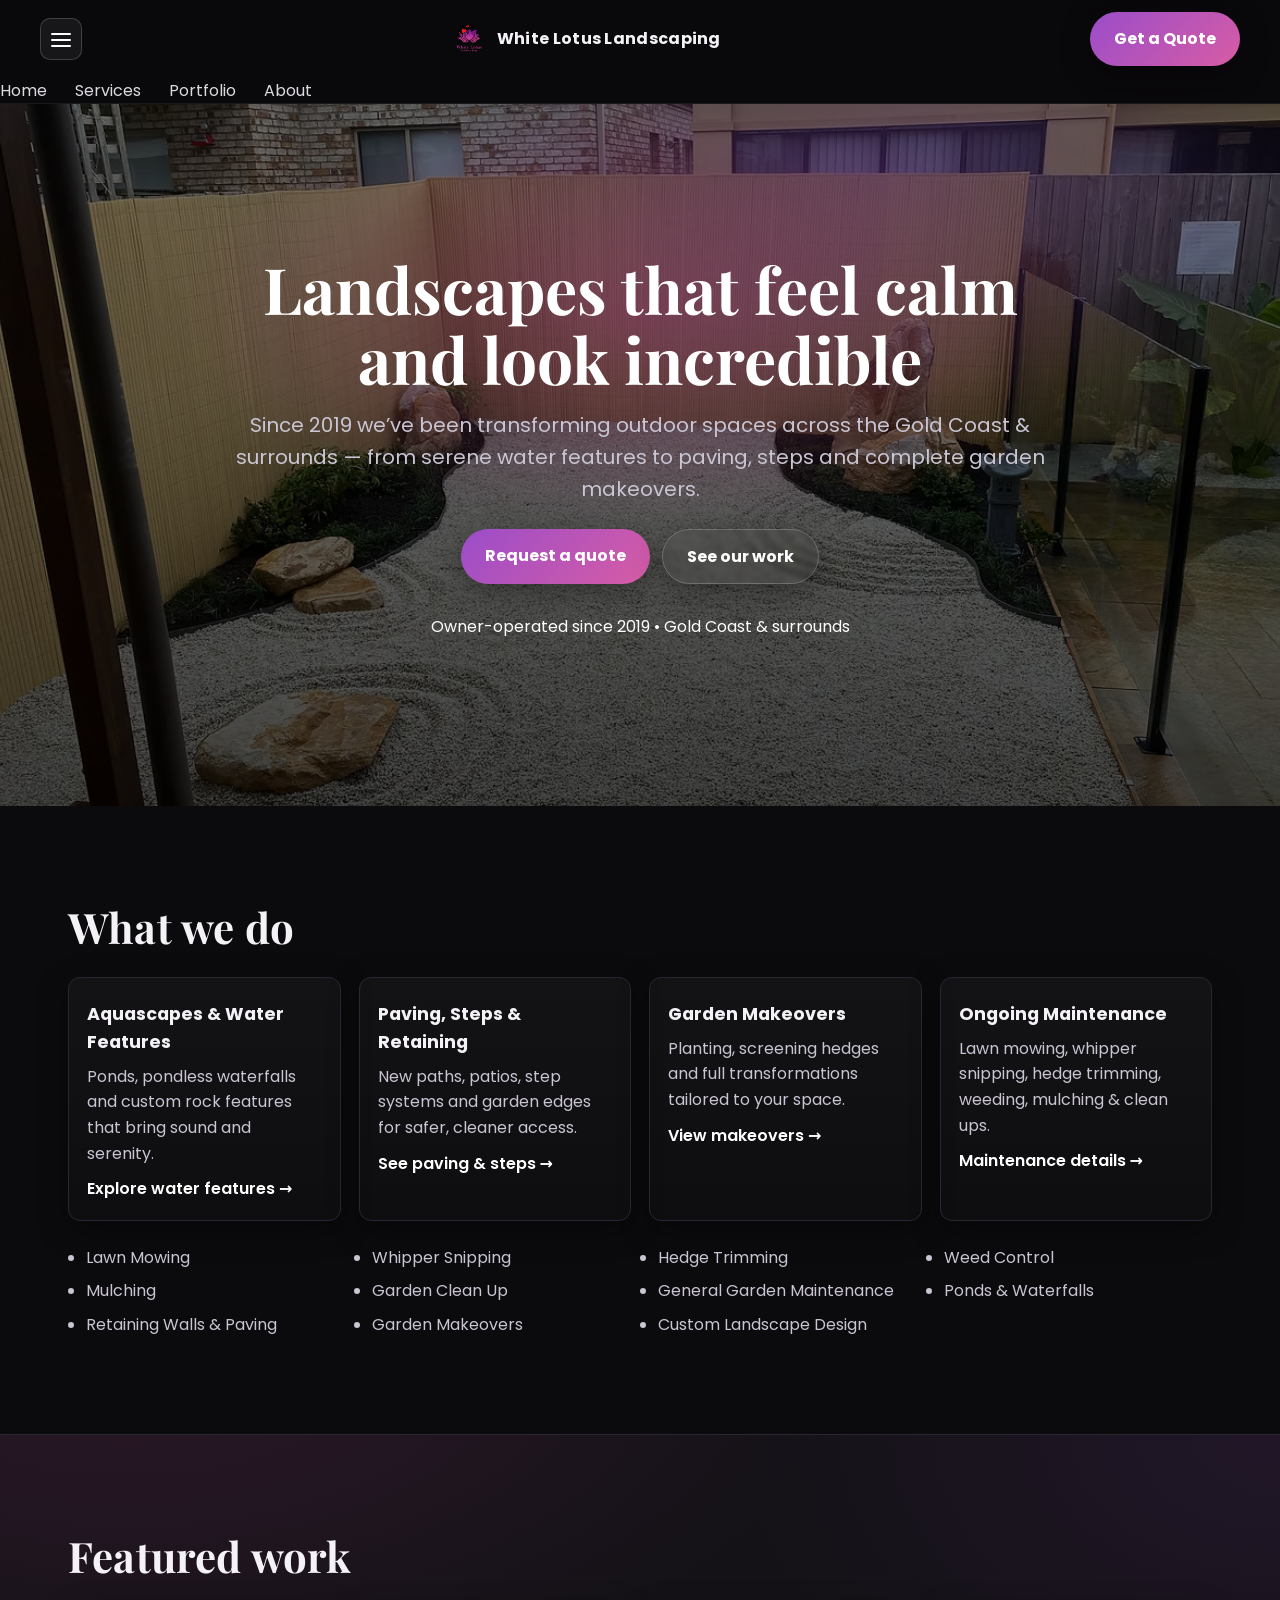
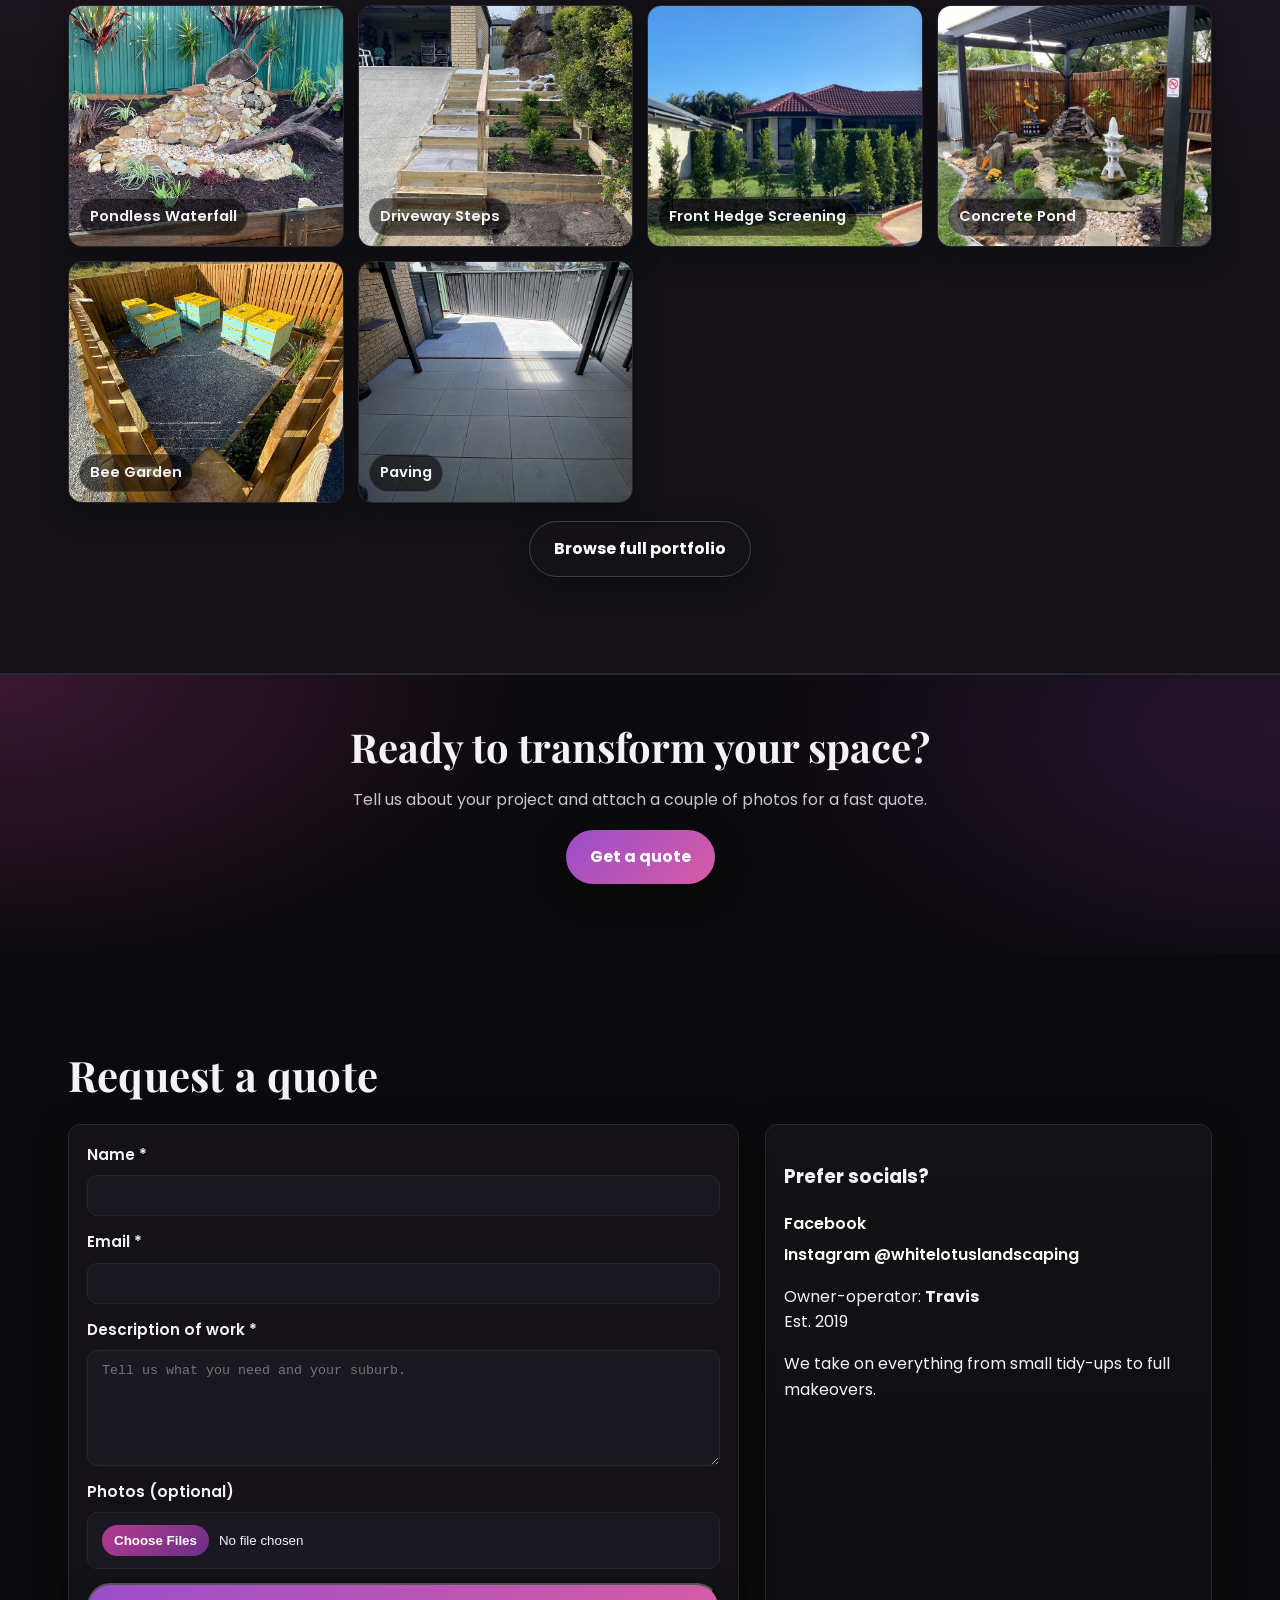
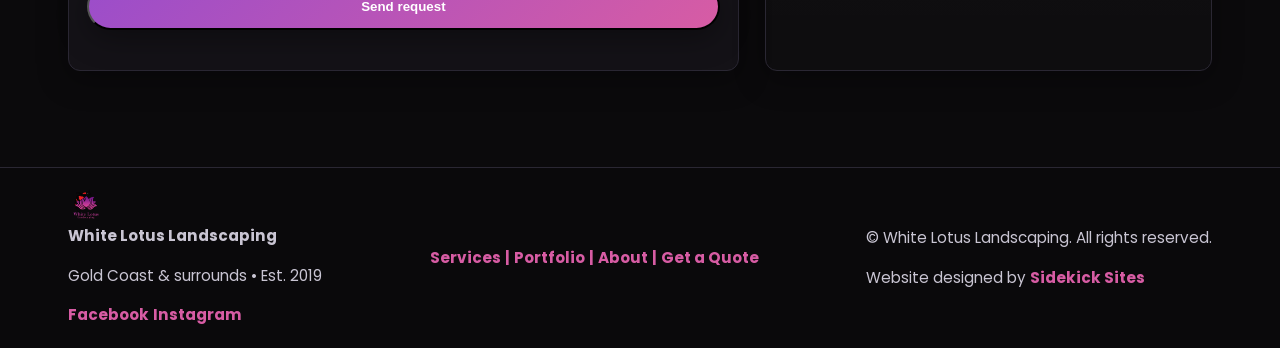
<file: index.html>
<!doctype html>
<html lang="en" id="top">
<head>
    <title>White Lotus Landscaping — Gold Coast</title>
<meta name="description" content="Creative, detail-driven landscaping since 2019 — makeovers, paving & steps, ponds & waterfalls, hedges, and maintenance. Get a quote today." />

  <meta charset="utf-8" />
  <meta name="viewport" content="width=device-width, initial-scale=1" />

  <title>White Lotus Landscaping • Gold Coast & Surrounds</title>
  <meta name="description"
        content="Owner-operated since 2019. Ponds & waterfalls, paving & steps, garden makeovers, hedges and maintenance across the Gold Coast & surrounds." />

  <!-- Canonical -->
  <link rel="canonical" href="https://zanemcdermott.github.io/white-lotus/" />

  <!-- Open Graph -->
  <meta property="og:title" content="White Lotus Landscaping • Gold Coast & Surrounds" />
  <meta property="og:description"
        content="Owner-operated since 2019. Ponds & waterfalls, paving & steps, garden makeovers, hedges and maintenance across the Gold Coast & surrounds." />
  <meta property="og:type" content="website" />
  <meta property="og:url" content="https://zanemcdermott.github.io/white-lotus/" />
  <meta property="og:image" content="https://zanemcdermott.github.io/white-lotus/images/hero-zen.jpg" />
  <meta property="og:image:width" content="1200" />
  <meta property="og:image:height" content="630" />

  <!-- Twitter -->
  <meta name="twitter:card" content="summary_large_image" />
  <meta name="twitter:title" content="White Lotus Landscaping • Gold Coast & Surrounds" />
  <meta name="twitter:description"
        content="Owner-operated since 2019. Ponds & waterfalls, paving & steps, garden makeovers, hedges and maintenance across the Gold Coast & surrounds." />
  <meta name="twitter:image" content="https://zanemcdermott.github.io/white-lotus/images/hero-zen.jpg" />

<!-- Favicons & App Icons (unified across site) -->
<link rel="icon" type="image/png" sizes="32x32" href="images/favicon-32.png">
<link rel="icon" href="images/favicon.ico">
<link rel="apple-touch-icon" sizes="180x180" href="images/apple-touch-icon.png">
<meta name="theme-color" content="#0a0a0a">


  <!-- Performance -->
  <link rel="preload" as="image" href="images/hero-zen.jpg" />

  <link rel="stylesheet" href="style.css?v=1" />
  <meta name="theme-color" content="#1a0e1b" />
</head>
<body>

  <!-- Header -->
  <header class="site-header">
  <div class="container header-inner">
    <button class="nav-toggle" aria-label="Open menu" aria-expanded="false">
      <span></span>
    </button>

    <a class="brand" href="index.html" aria-label="White Lotus Landscaping">
      <img src="images/logo-transparent.png" alt="White Lotus Landscaping logo" height="36"
           onerror="this.onerror=null;this.src='images/logo.jpg';" />
      <span class="brand-text">White Lotus Landscaping</span>
    </a>

    <a class="btn header-cta" href="contact.html">Get a Quote</a>
  </div>

  <nav class="nav">
    <a href="index.html">Home</a>
    <a href="services.html">Services</a>
    <a href="portfolio.html">Portfolio</a>
    <a href="about.html">About</a>
  </nav>
</header>

  <!-- Hero -->
  <section class="hero">
    <img class="hero-bg" src="images/hero-zen.jpg" alt="Zen garden with stepping stones and raked gravel">
    <div class="hero-overlay"></div>
    <div class="container hero-inner">
      <h1>Landscapes that feel calm<br>and look incredible</h1>
      <p class="lead">Since 2019 we’ve been transforming outdoor spaces across the Gold Coast & surrounds — from serene water features to paving, steps and complete garden makeovers.</p>
      <div class="buttons">
        <a class="btn" href="#contact">Request a quote</a>
        <a class="btn ghost" href="portfolio.html">See our work</a>
      </div>
      <ul class="badges" aria-label="Highlights">
    <p class="muted" style="margin-top:8px;">Owner-operated since 2019 • Gold Coast & surrounds</p>

      </ul>
    </div>
  </section>

  <!-- Services (pulled from Instagram list) -->
  <section id="services" class="section">
    <div class="container">
      <h2 class="h2">What we do</h2>

      <div class="cards service-cards">
        <article class="card">
          <h3>Aquascapes & Water Features</h3>
          <p>Ponds, pondless waterfalls and custom rock features that bring sound and serenity.</p>
          <a class="link" href="water-features.html">Explore water features →</a>
        </article>

        <article class="card">
          <h3>Paving, Steps & Retaining</h3>
          <p>New paths, patios, step systems and garden edges for safer, cleaner access.</p>
          <a class="link" href="paving-and-steps.html">See paving & steps →</a>
        </article>

        <article class="card">
          <h3>Garden Makeovers</h3>
          <p>Planting, screening hedges and full transformations tailored to your space.</p>
          <a class="link" href="garden-makeovers.html">View makeovers →</a>
        </article>

        <article class="card">
          <h3>Ongoing Maintenance</h3>
          <p>Lawn mowing, whipper snipping, hedge trimming, weeding, mulching & clean ups.</p>
          <a class="link" href="maintenance.html">Maintenance details →</a>
        </article>
      </div>

      <ul class="service-list">
        <li>Lawn Mowing</li>
        <li>Whipper Snipping</li>
        <li>Hedge Trimming</li>
        <li>Weed Control</li>
        <li>Mulching</li>
        <li>Garden Clean Up</li>
        <li>General Garden Maintenance</li>
        <li>Ponds & Waterfalls</li>
        <li>Retaining Walls & Paving</li>
        <li>Garden Makeovers</li>
        <li>Custom Landscape Design</li>
      </ul>
    </div>
  </section>

  <!-- Featured projects -->
  <section class="section alt">
    <div class="container">
      <h2 class="h2">Featured work</h2>
      <div class="grid gallery">
        <a class="tile" href="water-features.html#pondless" aria-label="Pondless waterfall">
          <img src="images/pondless-after.jpg" alt="Pondless waterfall after photo">
          <span class="tile-caption">Pondless Waterfall</span>
        </a>
        <a class="tile" href="paving-and-steps.html#drive-steps" aria-label="Driveway steps">
          <img src="images/steps-after.jpg" alt="Stone steps beside driveway">
          <span class="tile-caption">Driveway Steps</span>
        </a>
        <a class="tile" href="garden-makeovers.html#hedge-screen" aria-label="Front hedge screening">
          <img src="images/hedge-after1.jpg" alt="Hedge screening in front yard">
          <span class="tile-caption">Front Hedge Screening</span>
        </a>
        <a class="tile" href="water-features.html#concrete-pond" aria-label="Concrete pond">
          <img src="images/concretepond-after.jpg" alt="Concrete fish pond finished">
          <span class="tile-caption">Concrete Pond</span>
        </a>
        <a class="tile" href="garden-makeovers.html#bee-garden" aria-label="Bee garden">
          <img src="images/bee-after1.jpg" alt="Bee garden with flowers and edging">
          <span class="tile-caption">Bee Garden</span>
        </a>
        <a class="tile" href="paving-and-steps.html#paving1" aria-label="Paving makeover">
          <img src="images/paving1-after.jpg" alt="Paving job after photo">
          <span class="tile-caption">Paving</span>
        </a>
      </div>
      <div class="center mt">
        <a class="btn ghost" href="portfolio.html">Browse full portfolio</a>
      </div>
    </div>
  </section>

  <!-- CTA ribbon -->
  <section class="cta">
    <div class="container cta-inner">
      <h2>Ready to transform your space?</h2>
      <p>Tell us about your project and attach a couple of photos for a fast quote.</p>
      <a class="btn" href="#contact">Get a quote</a>
    </div>
  </section>

  <!-- Contact -->
  <section id="contact" class="section">
    <div class="container">
      <h2 class="h2">Request a quote</h2>
      <div class="contact-wrap">
      <form id="contactForm"
      class="form"
      action="https://formspree.io/f/mgvnyvwy"
      method="POST"
      enctype="multipart/form-data">

  <label>
    <span>Name *</span>
    <input type="text" name="name" required />
  </label>

  <label>
    <span>Email *</span>
    <input type="email" name="email" required />
  </label>

  <label>
    <span>Description of work *</span>
    <textarea name="message" rows="6" placeholder="Tell us what you need and your suburb." required></textarea>
  </label>

  <!-- optional photo uploads (Formspree handles file inputs on supported plans) -->
  <label>
    <span>Photos (optional)</span>
    <input type="file" name="attachments" accept="image/*" multiple />
  </label>

  <button type="submit" class="btn primary">Send request</button>
</form>


        <aside class="contact-aside">
          <h3>Prefer socials?</h3>
          <ul class="socials">
            <li><a href="https://www.facebook.com/share/172BXBtpYT/?mibextid=wwXIfr" target="_blank" rel="noopener">Facebook</a></li>
            <li><a href="https://instagram.com/whitelotuslandscaping" target="_blank" rel="noopener">Instagram @whitelotuslandscaping</a></li>
          </ul>
          <p>Owner-operator: <strong>Travis</strong><br/>Est. 2019</p>
          <p>We take on everything from small tidy-ups to full makeovers.</p>
        </aside>
      </div>
    </div>
  </section>

  <!-- Footer -->
   <footer class="site-footer">
    <div class="container footer-inner">
      <div class="foot-brand">
        <img src="images/logo-transparent.png" alt="" height="36"
             onerror="this.onerror=null;this.src='images/logo.jpg';" />
        <strong>White Lotus Landscaping</strong>
        <p>Gold Coast &amp; surrounds • Est. 2019</p>
        <div class="social">
          <a href="https://www.facebook.com/share/172BXBtpYT/?mibextid=wwXIfr" aria-label="Facebook" target="_blank" rel="noopener">Facebook</a>
          <a href="https://instagram.com/whitelotuslandscaping" aria-label="Instagram" target="_blank" rel="noopener">Instagram</a>
        </div>
      </div>

      <nav class="foot-nav">
        <a href="services.html">Services</a>
         <a>|</a>
        <a href="portfolio.html">Portfolio</a>
        <a>|</a>
        <a href="about.html">About</a>
        <a>|</a>
        <a href="contact.html">Get a Quote</a>
      </nav>

      <div class="foot-legal">
        <p>&copy; <span id="y"></span> White Lotus Landscaping. All rights reserved.</p>
        <p class="credit">Website designed by
          <a href="https://zanemcdermott.github.io/hello-static/" target="_blank" rel="noopener">Sidekick Sites</a>
        </p>
      </div>
    </div>
  </footer>

  <script src="script.js?v=1"></script>
</body>
</html>
</file>
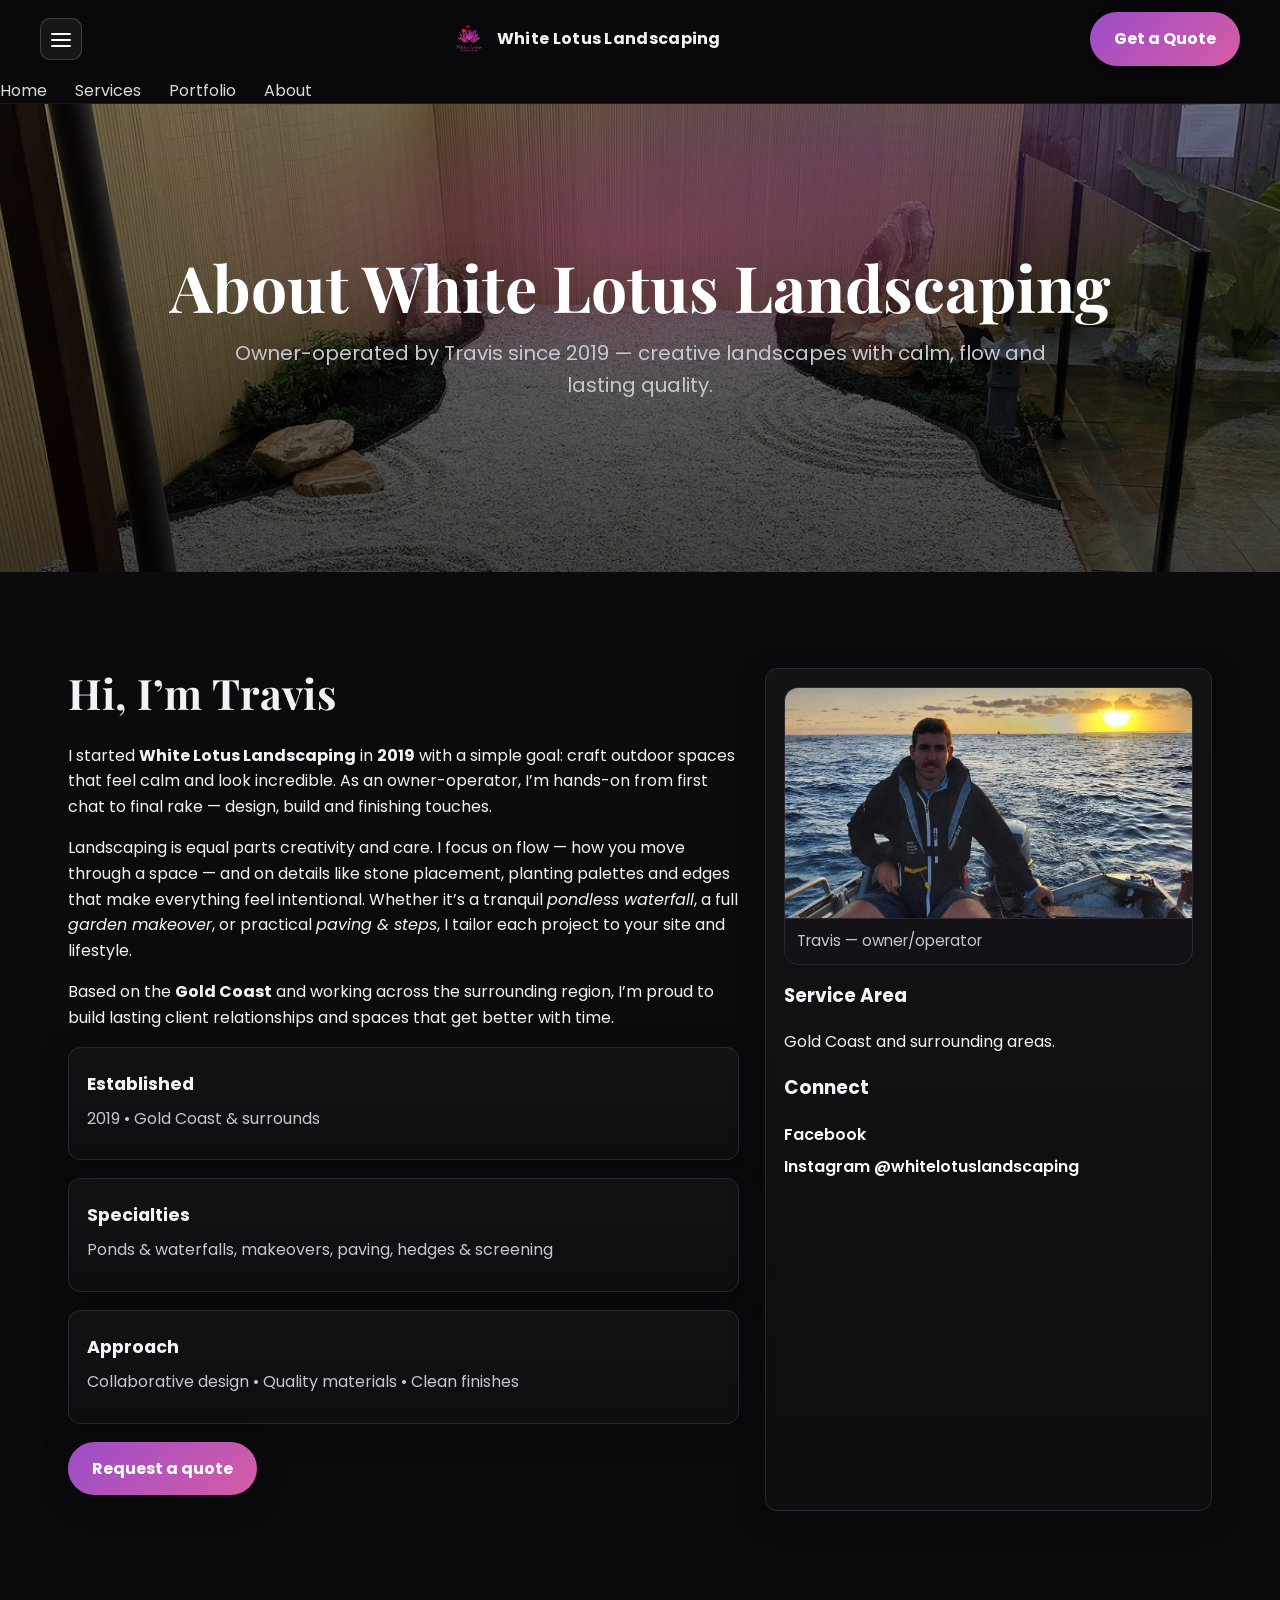
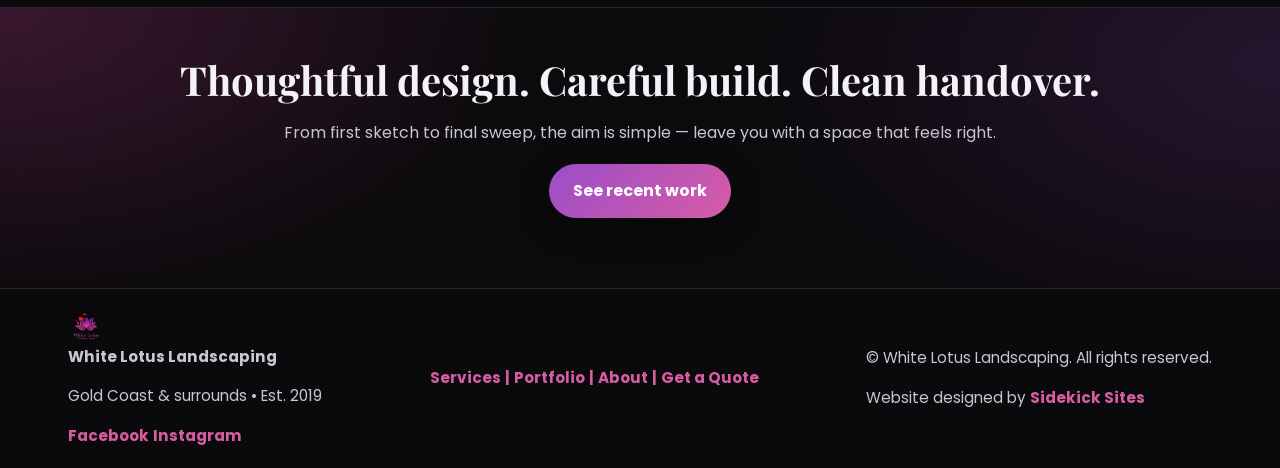
<file: about.html>
<!DOCTYPE html>
<html lang="en" id="top">
<head>
    <title>About — White Lotus Landscaping</title>
<meta name="description" content="Owner-operated by Travis since 2019. Serving the Gold Coast with creative landscaping and attention to detail." />

  <meta charset="UTF-8" />
  <meta name="viewport" content="width=device-width, initial-scale=1" />

  <title>About • White Lotus Landscaping</title>
  <meta name="description" content="White Lotus Landscaping is an owner-operated Gold Coast business founded in 2019 by Travis. Creative landscapes with calm, flow and lasting quality." />

  <!-- Canonical + Social -->
  <link rel="canonical" href="https://zanemcdermott.github.io/white-lotus/about.html" />
  <meta property="og:title" content="About • White Lotus Landscaping" />
  <meta property="og:description" content="Owner-operated since 2019. Creative, tidy landscapes built with care across the Gold Coast & surrounds." />
  <meta property="og:type" content="website" />
  <meta property="og:url" content="https://zanemcdermott.github.io/white-lotus/about.html" />
  <meta property="og:image" content="https://zanemcdermott.github.io/white-lotus/images/hero-zen.jpg" />
  <meta name="twitter:card" content="summary_large_image" />

  <!-- Favicons & App Icons -->
  <link rel="icon" type="image/png" sizes="32x32" href="images/favicon-32.png">
  <link rel="icon" href="images/favicon.ico">
  <link rel="apple-touch-icon" sizes="180x180" href="images/apple-touch-icon.png">
  <meta name="theme-color" content="#0a0a0a">

  <!-- Perf -->
  <link rel="preload" as="image" href="images/hero-zen.jpg" />

  <link rel="stylesheet" href="style.css" />
</head>
<body>

  <!-- Header -->
  <header class="site-header">
  <div class="container header-inner">
    <button class="nav-toggle" aria-label="Open menu" aria-expanded="false">
      <span></span>
    </button>

    <a class="brand" href="index.html" aria-label="White Lotus Landscaping">
      <img src="images/logo-transparent.png" alt="White Lotus Landscaping logo" height="36"
           onerror="this.onerror=null;this.src='images/logo.jpg';" />
      <span class="brand-text">White Lotus Landscaping</span>
    </a>

    <a class="btn header-cta" href="contact.html">Get a Quote</a>
  </div>

  <nav class="nav">
    <a href="index.html">Home</a>
    <a href="services.html">Services</a>
    <a href="portfolio.html">Portfolio</a>
    <a href="about.html">About</a>
  </nav>
</header>

  <!-- Hero (slim) -->
  <section class="hero" style="min-height: 52vh;">
    <img class="hero-bg" src="images/hero-zen.jpg" alt="Serene zen garden hero background">
    <div class="hero-overlay"></div>
    <div class="container hero-inner">
      <h1>About White Lotus Landscaping</h1>
      <p class="lead">Owner-operated by Travis since 2019 — creative landscapes with calm, flow and lasting quality.</p>
    </div>
  </section>

  <!-- Travis bio -->
  <section class="section">
    <div class="container">
      <div class="contact-wrap">
        <article>
          <h2 class="h2">Hi, I’m Travis</h2>
          <p>I started <strong>White Lotus Landscaping</strong> in <strong>2019</strong> with a simple goal: craft outdoor spaces that feel calm and look incredible. As an owner-operator, I’m hands-on from first chat to final rake — design, build and finishing touches.</p>
          <p>Landscaping is equal parts creativity and care. I focus on flow — how you move through a space — and on details like stone placement, planting palettes and edges that make everything feel intentional. Whether it’s a tranquil <em>pondless waterfall</em>, a full <em>garden makeover</em>, or practical <em>paving & steps</em>, I tailor each project to your site and lifestyle.</p>
          <p>Based on the <strong>Gold Coast</strong> and working across the surrounding region, I’m proud to build lasting client relationships and spaces that get better with time.</p>

          <div class="cards" style="margin-top:16px">
            <div class="card"><h3>Established</h3><p>2019 • Gold Coast & surrounds</p></div>
            <div class="card"><h3>Specialties</h3><p>Ponds & waterfalls, makeovers, paving, hedges & screening</p></div>
            <div class="card"><h3>Approach</h3><p>Collaborative design • Quality materials • Clean finishes</p></div>
          </div>

          <p class="mt"><a class="btn" href="index.html#contact">Request a quote</a></p>
        </article>

        <aside class="contact-aside">
          <figure class="figure" style="margin:0;">
            <img src="images/travis.jpg" alt="Travis, owner of White Lotus Landscaping">
            <figcaption>Travis — owner/operator</figcaption>
          </figure>

          <h3 style="margin-top:16px;">Service Area</h3>
          <p>Gold Coast and surrounding areas.</p>

          <h3>Connect</h3>
          <ul class="socials">
            <li><a href="https://www.facebook.com/share/172BXBtpYT/?mibextid=wwXIfr" target="_blank" rel="noopener">Facebook</a></li>
            <li><a href="https://instagram.com/whitelotuslandscaping" target="_blank" rel="noopener">Instagram @whitelotuslandscaping</a></li>
          </ul>
        </aside>
      </div>
    </div>
  </section>

  <!-- CTA -->
  <section class="cta">
    <div class="container cta-inner">
      <h2>Thoughtful design. Careful build. Clean handover.</h2>
      <p>From first sketch to final sweep, the aim is simple — leave you with a space that feels right.</p>
      <a class="btn" href="portfolio.html">See recent work</a>
    </div>
  </section>

  <!-- Footer -->
 <footer class="site-footer">
    <div class="container footer-inner">
      <div class="foot-brand">
        <img src="images/logo-transparent.png" alt="" height="36"
             onerror="this.onerror=null;this.src='images/logo.jpg';" />
        <strong>White Lotus Landscaping</strong>
        <p>Gold Coast &amp; surrounds • Est. 2019</p>
        <div class="social">
          <a href="https://www.facebook.com/share/172BXBtpYT/?mibextid=wwXIfr" aria-label="Facebook" target="_blank" rel="noopener">Facebook</a>
          <a href="https://instagram.com/whitelotuslandscaping" aria-label="Instagram" target="_blank" rel="noopener">Instagram</a>
        </div>
      </div>

      <nav class="foot-nav">
        <a href="services.html">Services</a>
         <a>|</a>
        <a href="portfolio.html">Portfolio</a>
        <a>|</a>
        <a href="about.html">About</a>
        <a>|</a>
        <a href="contact.html">Get a Quote</a>
      </nav>

      <div class="foot-legal">
        <p>&copy; <span id="y"></span> White Lotus Landscaping. All rights reserved.</p>
        <p class="credit">Website designed by
          <a href="https://zanemcdermott.github.io/hello-static/" target="_blank" rel="noopener">Sidekick Sites</a>
        </p>
      </div>
    </div>
  </footer>


  <script src="script.js" defer></script>
</body>
</html>
</file>
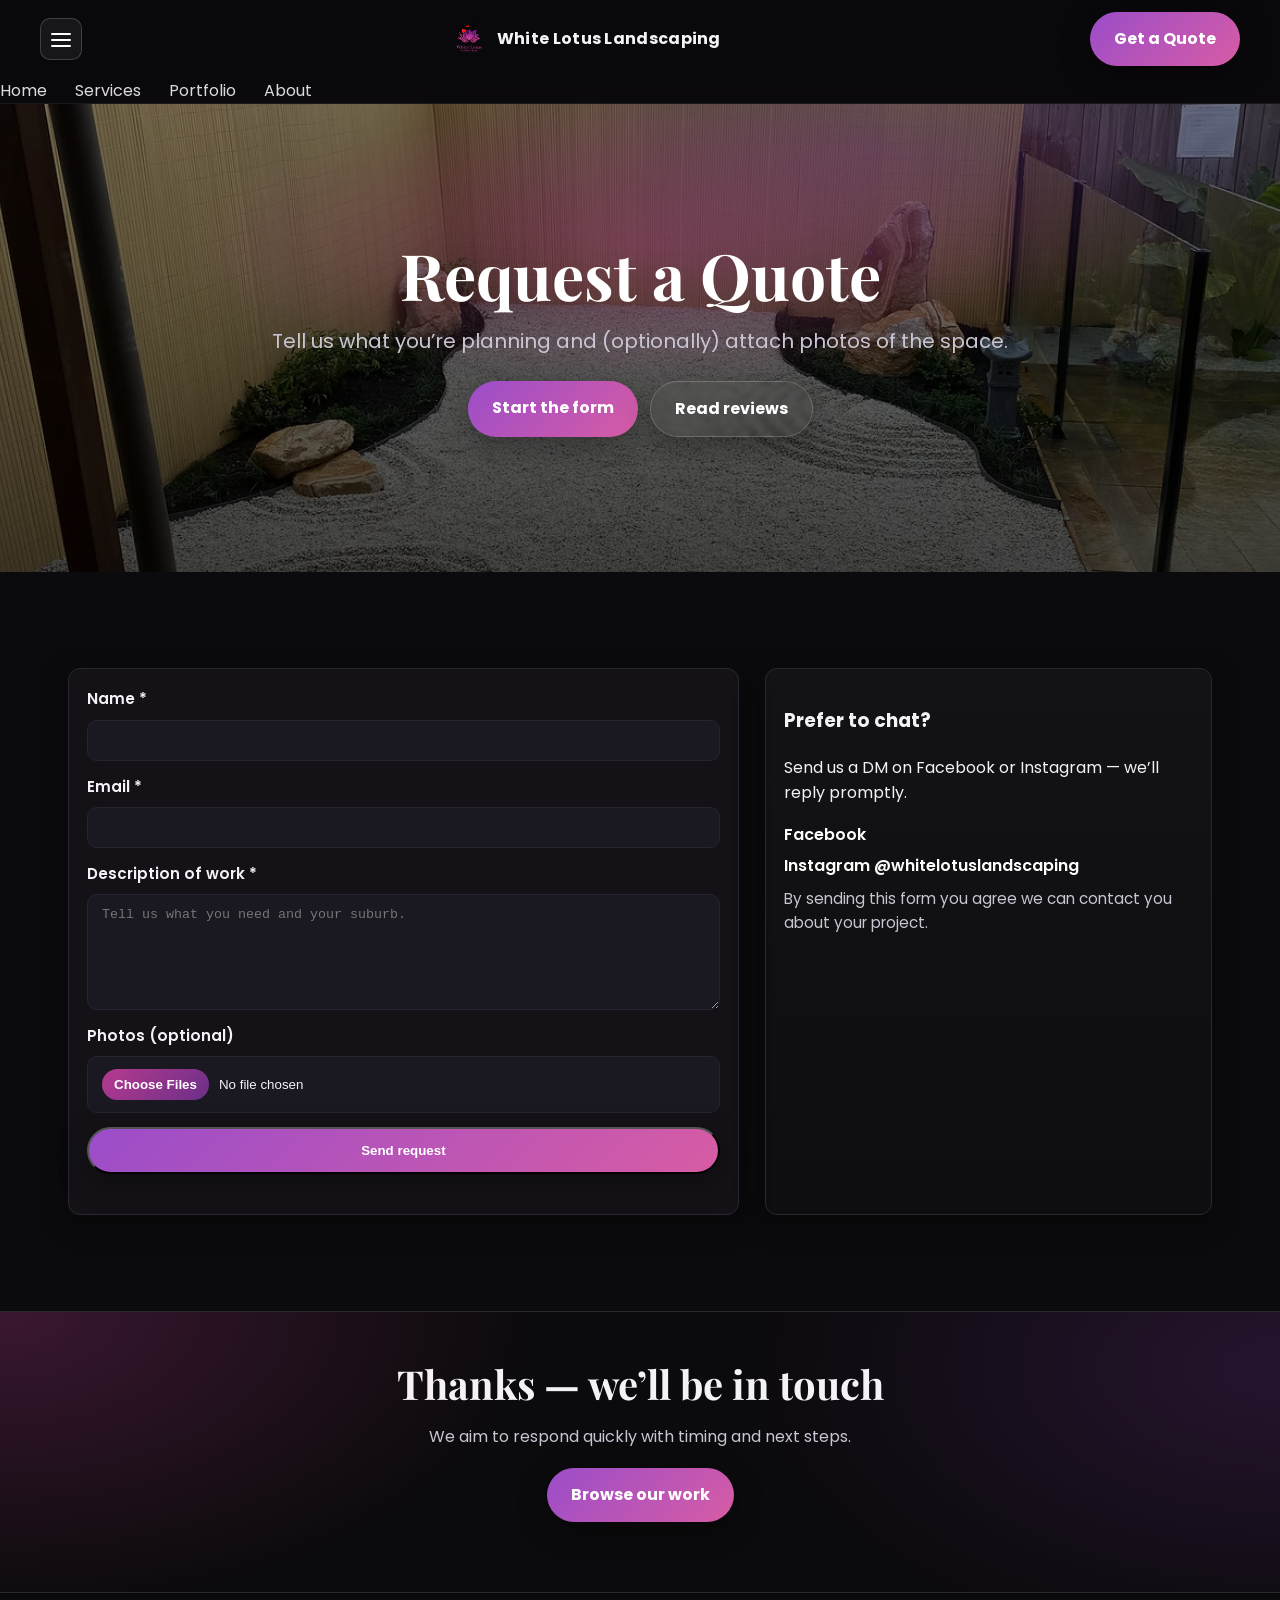
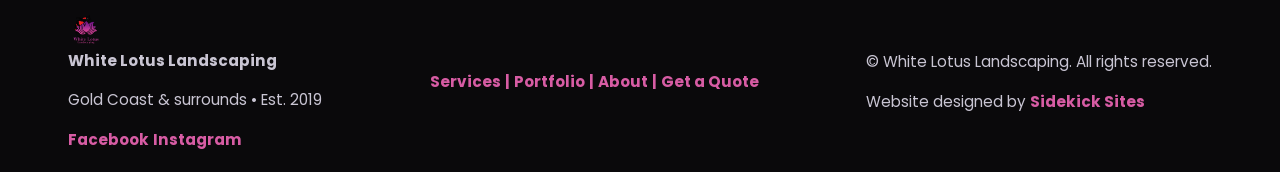
<file: contact.html>
<!DOCTYPE html>
<html lang="en" id="top">
<head>
    <title>Get a Quote — White Lotus Landscaping</title>
<meta name="description" content="Request a quote. Share your details and photos — we’ll get back to you promptly." />

  <meta charset="UTF-8" />
  <meta name="viewport" content="width=device-width, initial-scale=1" />

  <title>Contact • White Lotus Landscaping</title>
  <meta name="description" content="Request a quote from White Lotus Landscaping. Send your details and photos; we’ll get back to you with timing and a tailored approach." />

  <!-- Canonical + Social -->
  <link rel="canonical" href="https://zanemcdermott.github.io/white-lotus/contact.html" />
  <meta property="og:title" content="Contact • White Lotus Landscaping" />
  <meta property="og:description" content="Request a quote. Share your ideas and photos — we’ll respond promptly." />
  <meta property="og:type" content="website" />
  <meta property="og:url" content="https://zanemcdermott.github.io/white-lotus/contact.html" />
  <meta property="og:image" content="https://zanemcdermott.github.io/white-lotus/images/logo.jpg" />
  <meta name="twitter:card" content="summary_large_image" />

  <!-- Favicons & App Icons -->
  <link rel="icon" type="image/png" sizes="32x32" href="images/favicon-32.png">
  <link rel="icon" href="images/favicon.ico">
  <link rel="apple-touch-icon" sizes="180x180" href="images/apple-touch-icon.png">
  <meta name="theme-color" content="#0a0a0a">

  <!-- Perf -->
  <link rel="preload" as="image" href="images/hero-zen.jpg" />

  <link rel="stylesheet" href="style.css" />
</head>
<body>

  <!-- Header -->
  <header class="site-header">
  <div class="container header-inner">
    <button class="nav-toggle" aria-label="Open menu" aria-expanded="false">
      <span></span>
    </button>

    <a class="brand" href="index.html" aria-label="White Lotus Landscaping">
      <img src="images/logo-transparent.png" alt="White Lotus Landscaping logo" height="36"
           onerror="this.onerror=null;this.src='images/logo.jpg';" />
      <span class="brand-text">White Lotus Landscaping</span>
    </a>

    <a class="btn header-cta" href="contact.html">Get a Quote</a>
  </div>

  <nav class="nav">
    <a href="index.html">Home</a>
    <a href="services.html">Services</a>
    <a href="portfolio.html">Portfolio</a>
    <a href="about.html">About</a>
  </nav>
</header>

  <!-- Hero -->
  <section class="hero" style="min-height:52vh;">
    <img class="hero-bg" src="images/hero-zen.jpg" alt="Calm garden backdrop">
    <div class="hero-overlay"></div>
    <div class="container hero-inner">
      <h1>Request a Quote</h1>
      <p class="lead">Tell us what you’re planning and (optionally) attach photos of the space.</p>
      <div class="buttons">
        <a class="btn" href="#quote">Start the form</a>
        <a class="btn ghost" href="testimonials.html">Read reviews</a>
      </div>
    </div>
  </section>

  <!-- Contact form -->
  <section id="quote" class="section">
    <div class="container">
      <div class="contact-wrap">
        <form id="contactForm"
      class="form"
      action="https://formspree.io/f/mgvnyvwy"
      method="POST"
      enctype="multipart/form-data"
      data-thanks="thanks.html">

  <label>
    <span>Name *</span>
    <input type="text" name="name" required />
  </label>

  <label>
    <span>Email *</span>
    <input type="email" name="email" required />
  </label>

  <label>
    <span>Description of work *</span>
    <textarea name="message" rows="6" placeholder="Tell us what you need and your suburb." required></textarea>
  </label>

  <!-- optional photos -->
  <label>
    <span>Photos (optional)</span>
    <input type="file" name="attachments" accept="image/*" multiple />
  </label>

  <!-- optional extras -->
  <input type="hidden" name="_subject" value="New Quote Request — White Lotus Landscaping" />
  <input type="hidden" name="site_url" value="">
  <input type="hidden" name="submitted_at" value="">
  <input type="text" name="company" class="hidden" tabindex="-1" autocomplete="off" aria-hidden="true" />

  <button type="submit" class="btn primary">Send request</button>
</form>



        <aside class="contact-aside">
          <h3>Prefer to chat?</h3>
          <p>Send us a DM on Facebook or Instagram — we’ll reply promptly.</p>
          <ul class="socials">
            <li><a href="https://www.facebook.com/share/172BXBtpYT/?mibextid=wwXIfr" target="_blank" rel="noopener">Facebook</a></li>
            <li><a href="https://instagram.com/whitelotuslandscaping" target="_blank" rel="noopener">Instagram @whitelotuslandscaping</a></li>
          </ul>
          <p class="form-note">By sending this form you agree we can contact you about your project.</p>
        </aside>
      </div>
    </div>
  </section>

  <!-- CTA -->
  <section class="cta">
    <div class="container cta-inner">
      <h2>Thanks — we’ll be in touch</h2>
      <p>We aim to respond quickly with timing and next steps.</p>
      <a class="btn" href="portfolio.html">Browse our work</a>
    </div>
  </section>

  <!-- Footer -->
  <footer class="site-footer">
    <div class="container footer-inner">
      <div class="foot-brand">
        <img src="images/logo-transparent.png" alt="" height="36"
             onerror="this.onerror=null;this.src='images/logo.jpg';" />
        <strong>White Lotus Landscaping</strong>
        <p>Gold Coast &amp; surrounds • Est. 2019</p>
        <div class="social">
          <a href="https://www.facebook.com/share/172BXBtpYT/?mibextid=wwXIfr" aria-label="Facebook" target="_blank" rel="noopener">Facebook</a>
          <a href="https://instagram.com/whitelotuslandscaping" aria-label="Instagram" target="_blank" rel="noopener">Instagram</a>
        </div>
      </div>

      <nav class="foot-nav">
        <a href="services.html">Services</a>
         <a>|</a>
        <a href="portfolio.html">Portfolio</a>
        <a>|</a>
        <a href="about.html">About</a>
        <a>|</a>
        <a href="contact.html">Get a Quote</a>
      </nav>

      <div class="foot-legal">
        <p>&copy; <span id="y"></span> White Lotus Landscaping. All rights reserved.</p>
        <p class="credit">Website designed by
          <a href="https://zanemcdermott.github.io/hello-static/" target="_blank" rel="noopener">Sidekick Sites</a>
        </p>
      </div>
    </div>
  </footer>


  <script src="script.js" defer></script>
<script>
  (function(){
    const f = document.getElementById('contactForm');
    if (!f) return;
    const url = f.querySelector('input[name="site_url"]');
    const ts  = f.querySelector('input[name="submitted_at"]');
    if (url) url.value = location.href;
    if (ts)  ts.value  = new Date().toISOString();
  })();
</script>
</body>
</html>
</file>
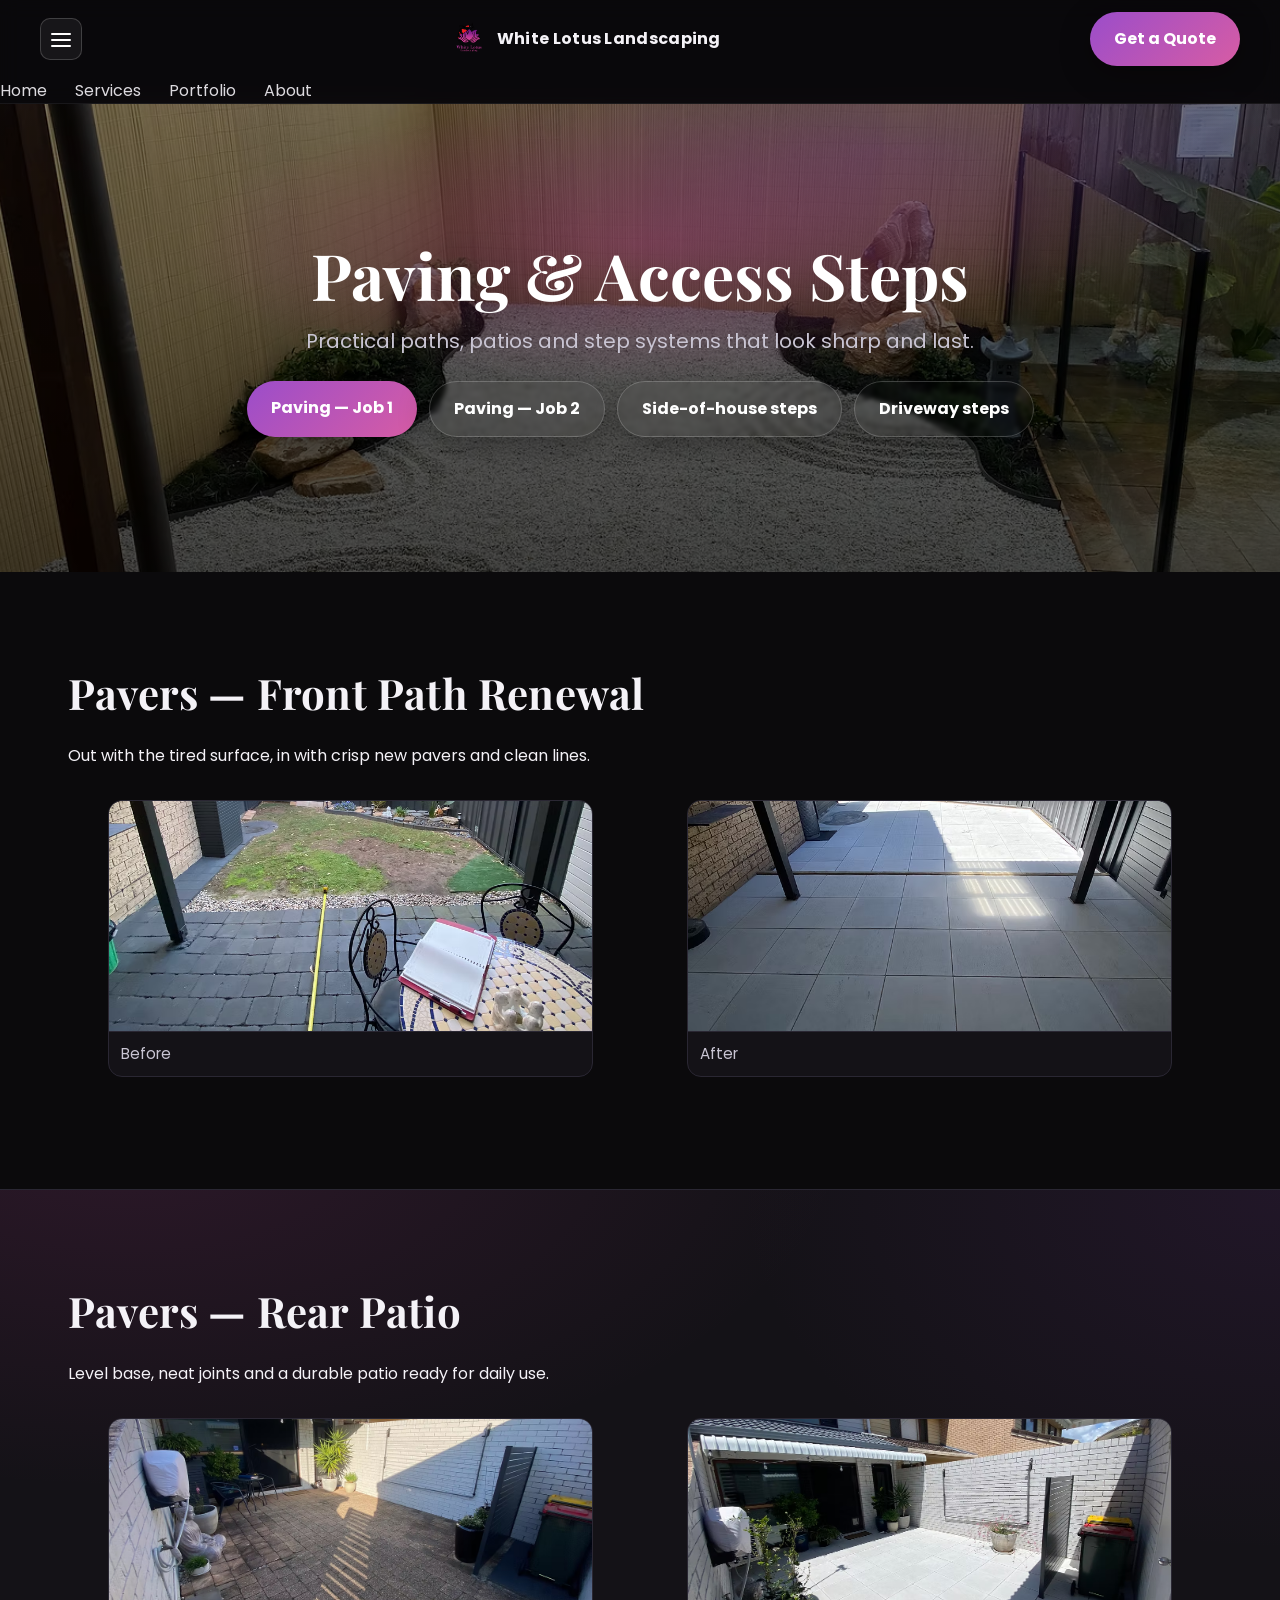
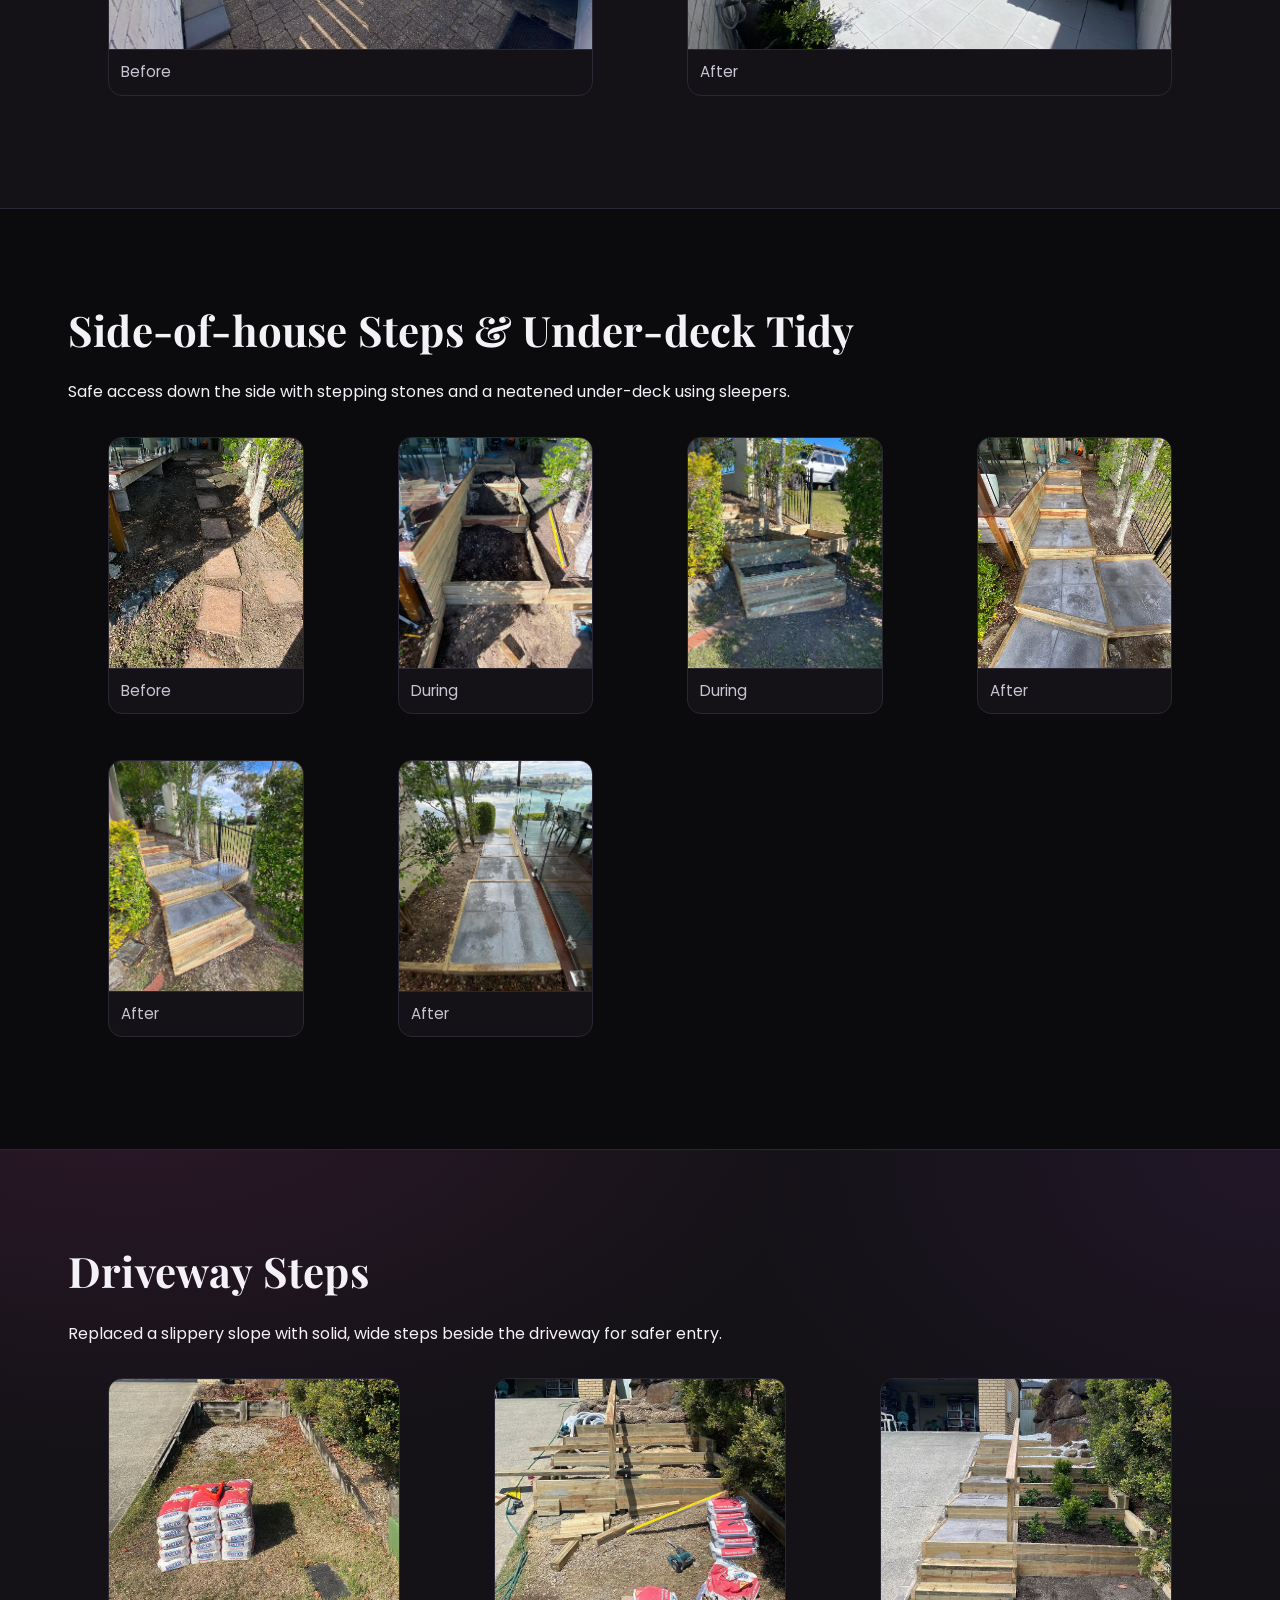
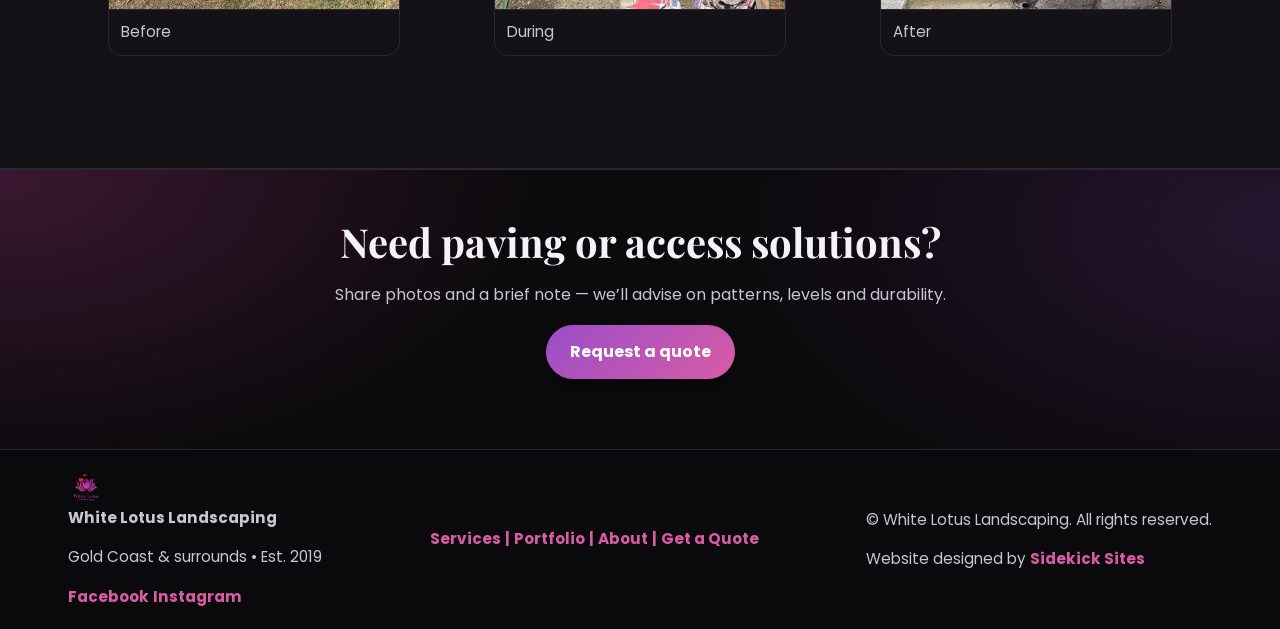
<file: paving-and-steps.html>
<!DOCTYPE html>
<html lang="en" id="top">
<head>
  <meta charset="UTF-8" />
  <meta name="viewport" content="width=device-width, initial-scale=1" />
  <title>Paving & Steps • White Lotus Landscaping</title>
  <meta name="description" content="Durable, clean paving and safe access steps installed by White Lotus Landscaping across the Gold Coast and surrounds." />
<!-- Favicons & App Icons (unified across site) -->
<link rel="icon" type="image/png" sizes="32x32" href="images/favicon-32.png">
<link rel="icon" href="images/favicon.ico">
<link rel="apple-touch-icon" sizes="180x180" href="images/apple-touch-icon.png">
<meta name="theme-color" content="#0a0a0a">
<meta property="og:url" content="https://zanemcdermott.github.io/white-lotus/paving-and-steps.html">
<meta property="og:image" content="images/steps-after.jpg">
<link rel="preload" as="image" href="images/steps-after.jpg">
  <link rel="stylesheet" href="style.css" />
</head>
<body>

  <!-- Header -->
  <header class="site-header">
  <div class="container header-inner">
    <button class="nav-toggle" aria-label="Open menu" aria-expanded="false">
      <span></span>
    </button>

    <a class="brand" href="index.html" aria-label="White Lotus Landscaping">
      <img src="images/logo-transparent.png" alt="White Lotus Landscaping logo" height="36"
           onerror="this.onerror=null;this.src='images/logo.jpg';" />
      <span class="brand-text">White Lotus Landscaping</span>
    </a>

    <a class="btn header-cta" href="contact.html">Get a Quote</a>
  </div>

  <nav class="nav">
    <a href="index.html">Home</a>
    <a href="services.html">Services</a>
    <a href="portfolio.html">Portfolio</a>
    <a href="about.html">About</a>
  </nav>
</header>

  <!-- Hero -->
  <section class="hero" style="min-height:52vh;">
    <img class="hero-bg" src="images/hero-zen.jpg" alt="Stonework and garden hero background">
    <div class="hero-overlay"></div>
    <div class="container hero-inner">
      <h1>Paving &amp; Access Steps</h1>
      <p class="lead">Practical paths, patios and step systems that look sharp and last.</p>
      <div class="buttons">
        <a class="btn" href="#paving1">Paving — Job 1</a>
        <a class="btn ghost" href="#paving2">Paving — Job 2</a>
        <a class="btn ghost" href="#side-steps">Side-of-house steps</a>
        <a class="btn ghost" href="#drive-steps">Driveway steps</a>
      </div>
    </div>
  </section>

  <!-- Paving job 1 -->
  <section id="paving1" class="section">
    <div class="container">
      <h2 class="h2">Pavers — Front Path Renewal</h2>
      <p>Out with the tired surface, in with crisp new pavers and clean lines.</p>

      <div class="grid thumbs">
        <figure class="figure">
          <img src="images/paving1-before.jpg" alt="Paving job 1 — before: original surface" />
          <figcaption>Before</figcaption>
        </figure>
        <figure class="figure">
          <img src="images/paving1-after.jpg" alt="Paving job 1 — after: refreshed pattern and edging" />
          <figcaption>After</figcaption>
        </figure>
      </div>
    </div>
  </section>

  <!-- Paving job 2 -->
  <section id="paving2" class="section alt">
    <div class="container">
      <h2 class="h2">Pavers — Rear Patio</h2>
      <p>Level base, neat joints and a durable patio ready for daily use.</p>

      <div class="grid thumbs">
        <figure class="figure">
          <img src="images/paving2-before.jpg" alt="Paving job 2 — before: uneven base area" />
          <figcaption>Before</figcaption>
        </figure>
        <figure class="figure">
          <img src="images/paving2-after.jpg" alt="Paving job 2 — after: clean paver finish" />
          <figcaption>After</figcaption>
        </figure>
      </div>
    </div>
  </section>

  <!-- Side-of-house steps -->
  <section id="side-steps" class="section">
    <div class="container">
      <h2 class="h2">Side-of-house Steps &amp; Under-deck Tidy</h2>
      <p>Safe access down the side with stepping stones and a neatened under-deck using sleepers.</p>

      <div class="grid thumbs">
        <figure class="figure"><img src="images/sidestep-before.jpg" alt="Side steps — before, uneven side access" /><figcaption>Before</figcaption></figure>
        <figure class="figure"><img src="images/sidestep-during1.jpg" alt="Side steps — during, laying stones" /><figcaption>During</figcaption></figure>
        <figure class="figure"><img src="images/sidestep-during2.jpg" alt="Side steps — during, alignment and levels" /><figcaption>During</figcaption></figure>
        <figure class="figure"><img src="images/sidestep-after1.jpg" alt="Side steps — after, finished path" /><figcaption>After</figcaption></figure>
        <figure class="figure"><img src="images/sidestep-after2.jpg" alt="Side steps — after, tidy edges" /><figcaption>After</figcaption></figure>
        <figure class="figure"><img src="images/sidestep-after3.jpg" alt="Side steps — after, under-deck sleepers" /><figcaption>After</figcaption></figure>
      </div>
    </div>
  </section>

  <!-- Driveway steps -->
  <section id="drive-steps" class="section alt">
    <div class="container">
      <h2 class="h2">Driveway Steps</h2>
      <p>Replaced a slippery slope with solid, wide steps beside the driveway for safer entry.</p>

      <div class="grid thumbs">
        <figure class="figure"><img src="images/steps-before.jpg" alt="Driveway steps — before, sloped ground" /><figcaption>Before</figcaption></figure>
        <figure class="figure"><img src="images/steps-during.jpg" alt="Driveway steps — during installation" /><figcaption>During</figcaption></figure>
        <figure class="figure"><img src="images/steps-after.jpg" alt="Driveway steps — after completion with gravel infill" /><figcaption>After</figcaption></figure>
      </div>
    </div>
  </section>

  <!-- CTA -->
  <section class="cta">
    <div class="container cta-inner">
      <h2>Need paving or access solutions?</h2>
      <p>Share photos and a brief note — we’ll advise on patterns, levels and durability.</p>
      <a class="btn" href="index.html#contact">Request a quote</a>
    </div>
  </section>

  <!-- Footer -->
   <footer class="site-footer">
    <div class="container footer-inner">
      <div class="foot-brand">
        <img src="images/logo-transparent.png" alt="" height="36"
             onerror="this.onerror=null;this.src='images/logo.jpg';" />
        <strong>White Lotus Landscaping</strong>
        <p>Gold Coast &amp; surrounds • Est. 2019</p>
        <div class="social">
          <a href="https://www.facebook.com/share/172BXBtpYT/?mibextid=wwXIfr" aria-label="Facebook" target="_blank" rel="noopener">Facebook</a>
          <a href="https://instagram.com/whitelotuslandscaping" aria-label="Instagram" target="_blank" rel="noopener">Instagram</a>
        </div>
      </div>

      <nav class="foot-nav">
        <a href="services.html">Services</a>
         <a>|</a>
        <a href="portfolio.html">Portfolio</a>
        <a>|</a>
        <a href="about.html">About</a>
        <a>|</a>
        <a href="contact.html">Get a Quote</a>
      </nav>

      <div class="foot-legal">
        <p>&copy; <span id="y"></span> White Lotus Landscaping. All rights reserved.</p>
        <p class="credit">Website designed by
          <a href="https://zanemcdermott.github.io/hello-static/" target="_blank" rel="noopener">Sidekick Sites</a>
        </p>
      </div>
    </div>
  </footer>

  <script src="script.js" defer></script>
</body>
</html>
</file>
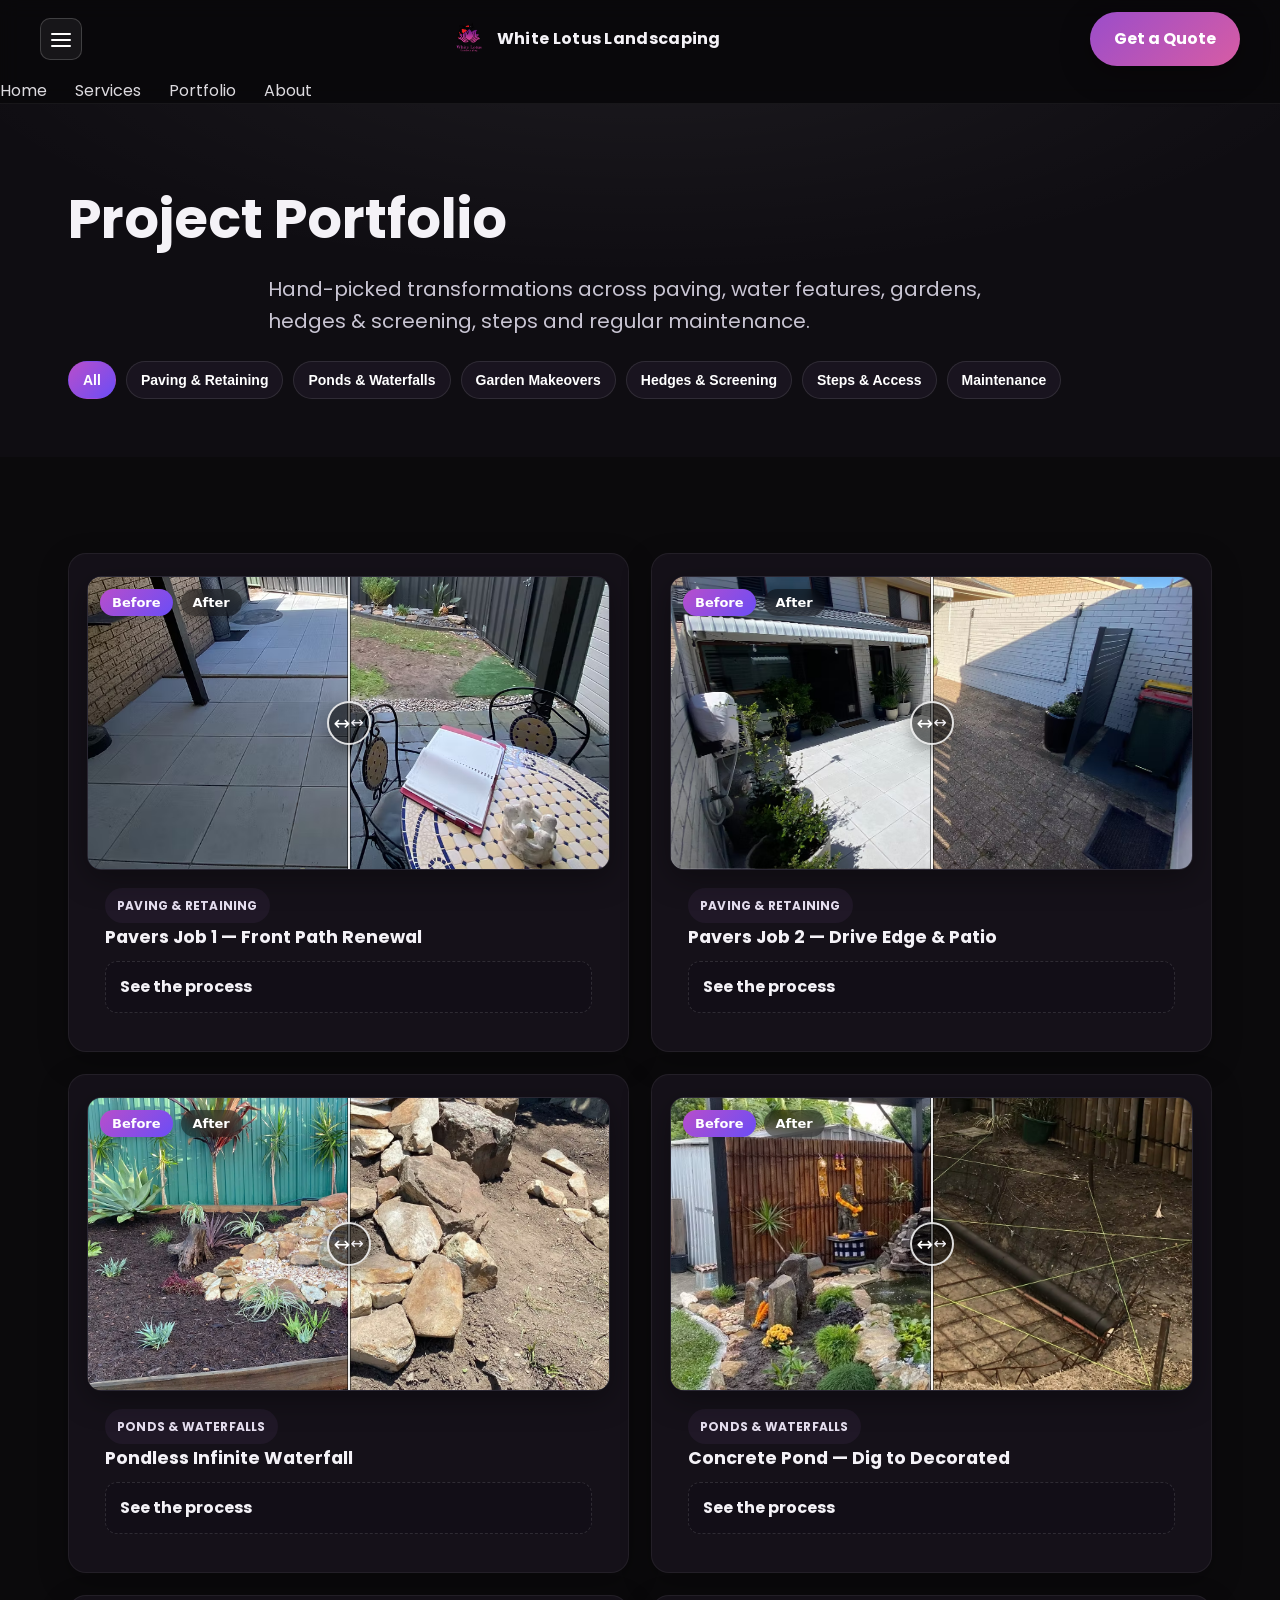
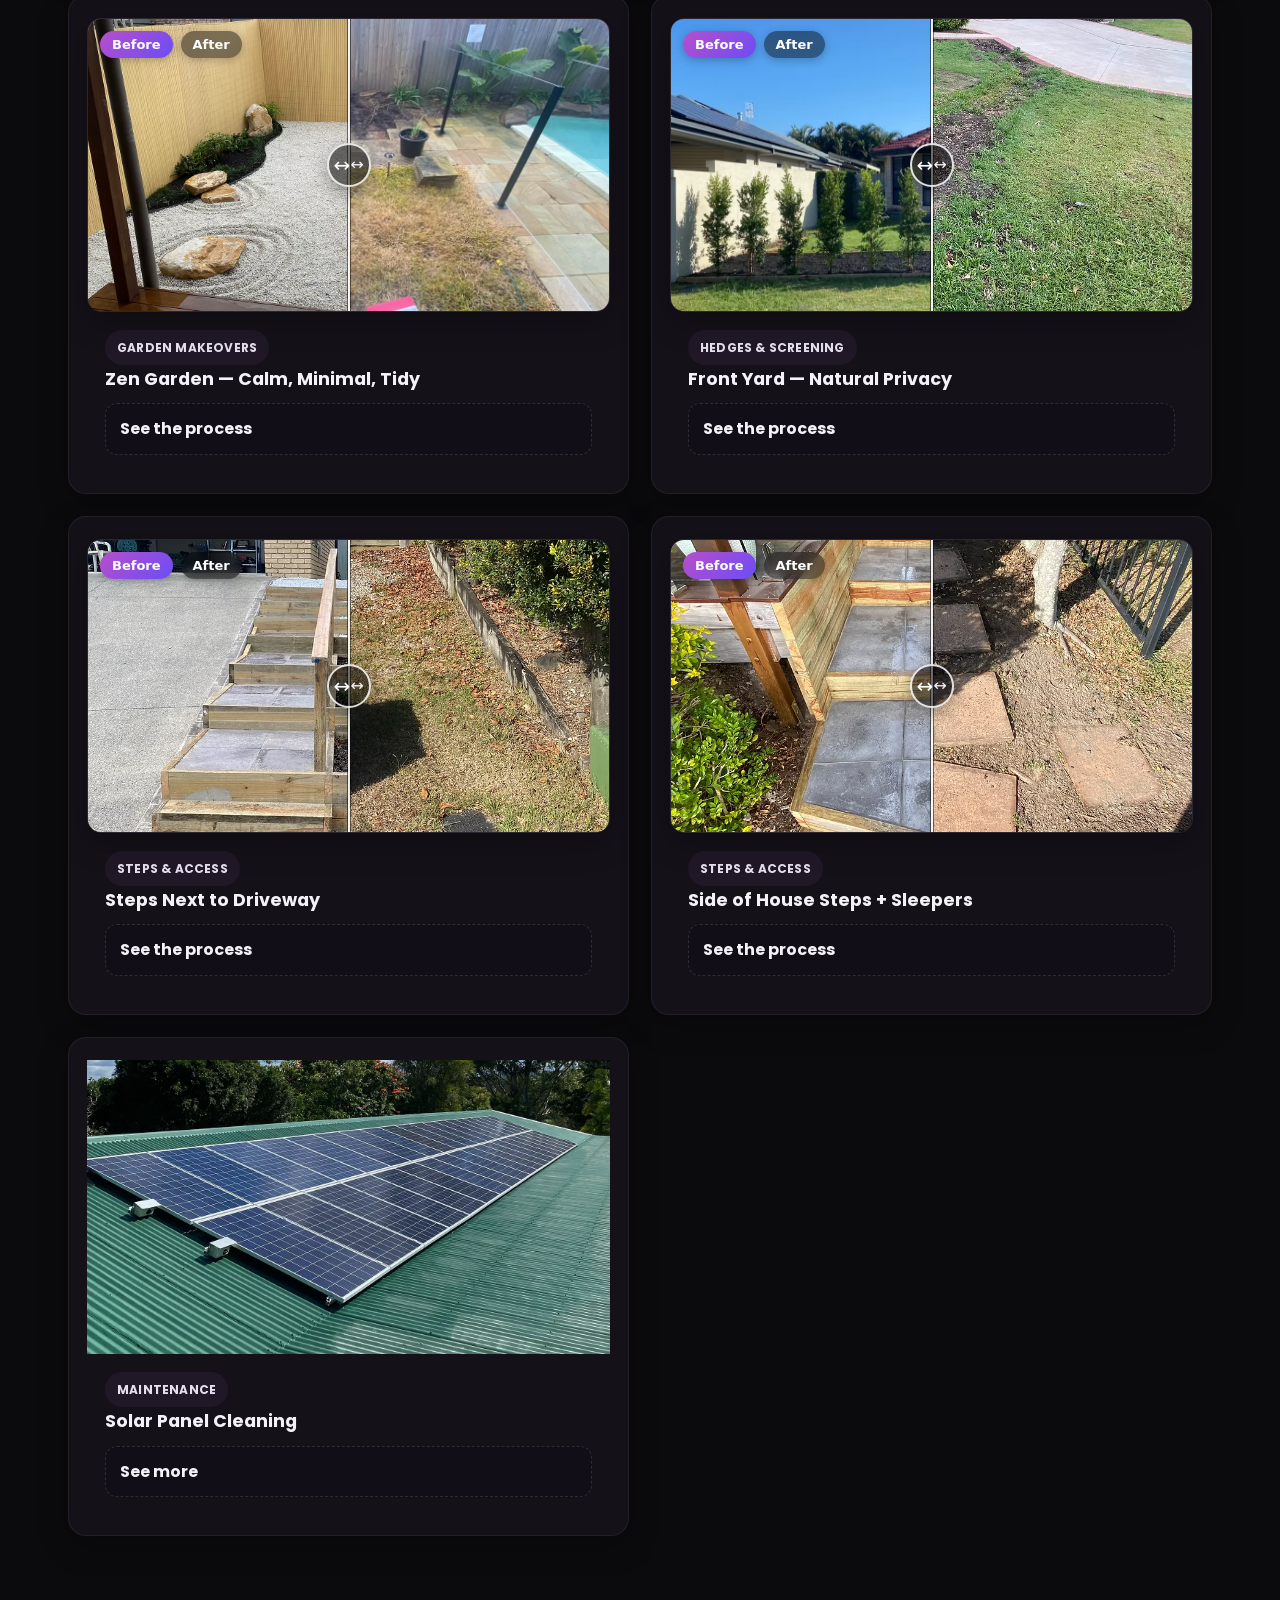
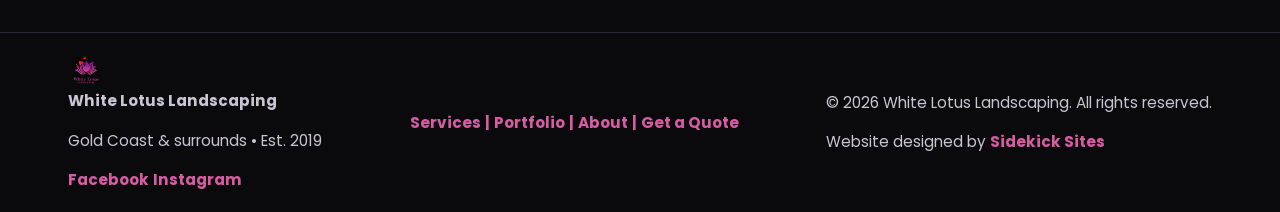
<file: portfolio.html>
<!doctype html>
<html lang="en">
<head>
  <meta charset="utf-8" />
  <meta name="viewport" content="width=device-width, initial-scale=1" />
  <title>Portfolio — White Lotus Landscaping</title>
  <meta name="description" content="Before/after landscaping transformations — paving, water features, makeovers, hedges, steps, maintenance.">

  <!-- Open Graph -->
  <meta property="og:title" content="Project Portfolio — White Lotus Landscaping">
  <meta property="og:description" content="See real before/after transformations: paving, ponds & waterfalls, garden makeovers, hedges, steps and maintenance.">
  <meta property="og:type" content="website">
  <meta property="og:url" content="https://zanemcdermott.github.io/white-lotus/portfolio.html">
  <meta property="og:image" content="images/hero-zen.jpg">

  <link rel="icon" href="images/favicon-32.png" sizes="32x32">
  <link rel="apple-touch-icon" href="images/favicon-512.png">
  <link rel="stylesheet" href="style.css?v=portfolio-2" />

  <style>
    /* --- Portfolio page specific additions (kept small) --- */
    .portfolio-hero{
      padding: 72px 0 28px;
      background: radial-gradient(1200px 420px at 50% -80px, rgba(255,255,255,.06), transparent 60%) , #0f0d12;
    }
    .portfolio-hero .h1{ font-size: clamp(32px, 6vw, 54px); margin: 0 0 10px; }
    .portfolio-hero .lead{ color: var(--muted, #cfcbd6); max-width: 62ch; }

    .filter-bar{ display:flex; gap:10px; flex-wrap:wrap; margin: 18px 0 30px; }
    .filter-chip{
      border:1px solid rgba(255,255,255,.1);
      background:#19141f; color:#fff; padding:10px 14px; border-radius:999px;
      font-weight:600; font-size:14px; cursor:pointer;
    }
    .filter-chip.is-active{
      background: linear-gradient(135deg, #b84ecb, #6b4df6);
      border-color: transparent;
    }

    .grid{ display:grid; gap:22px; grid-template-columns:repeat(12,1fr); }
    .card{
      grid-column: span 12;
      background:#151119; border:1px solid rgba(255,255,255,.06);
      border-radius:18px; overflow:hidden;
      box-shadow: 0 10px 30px rgba(0,0,0,.25);
    }
    .card-body{ padding:18px 18px 20px; }
    .eyebrow{
      display:inline-flex; align-items:center; gap:10px;
      background:#201827; color:#e6dff0; padding:8px 12px; border-radius:999px;
      font-weight:700; letter-spacing:.2px; font-size:12px;
    }
    .title{ font-size: clamp(20px, 3.8vw, 28px); margin: 10px 0 6px; }

/* Align divider and knob perfectly */
.ba .twist{
  position:absolute; top:0; bottom:0;
  left: calc(var(--pos) - 1px);   /* center a 2px line on the pos */
  width: 2px;
  background: rgba(255,255,255,.9);
  box-shadow: 0 0 0 1px rgba(0,0,0,.5);
  transform: none;                /* <- remove the old -1px shift */
  z-index: 3;
}   
    details.summary{
      margin-top: 10px;
      background:#120e17; border:1px dashed rgba(255,255,255,.12);
      padding:12px 14px; border-radius:12px;
    }
    details.summary > summary{ list-style:none; cursor:pointer; font-weight:700; }
    details.summary[open]{ border-style: solid; }

    .build-grid{ display:grid; gap:10px; grid-template-columns: repeat(3, 1fr); margin-top:12px; }
    .build-grid img{ width:100%; height: 160px; object-fit:cover; border-radius:10px; }

    /* 2-across on laptops/desktops */
    @media (min-width: 992px){
      .card{ grid-column: span 6; }
    }
    @media (min-width: 1200px){
      .build-grid img{ height: 180px; }
    }
  
/* Lightbox (minimal) */
.lb{ position:fixed; inset:0; display:none; place-items:center; z-index:1000;
     background:rgba(0,0,0,.92); padding:20px; }
.lb.open{ display:grid; }
.lb-fig{ position:relative; max-width:min(1200px,92vw); max-height:90vh; margin:0; }
.lb-img{ max-width:100%; max-height:80vh; object-fit:contain; display:block;
         border-radius:12px; border:1px solid rgba(255,255,255,.15); }
.lb-cap{ text-align:center; color:#C9C5D3; margin-top:10px; }
.lb-btn{ position:absolute; top:50%; transform:translateY(-50%); width:44px; height:44px;
         border-radius:999px; border:1px solid rgba(255,255,255,.25);
         background:rgba(0,0,0,.35); color:#fff; display:grid; place-items:center; cursor:pointer; }
.lb-prev{ left:-56px; } .lb-next{ right:-56px; }
@media (max-width:900px){ .lb-prev{ left:6px; } .lb-next{ right:6px; } }
.lb-close{ position:absolute; top:10px; right:10px; padding:6px 10px; border-radius:999px;
           border:1px solid rgba(255,255,255,.25); background:rgba(0,0,0,.35); color:#fff; cursor:pointer; }
.lb-count{ position:absolute; bottom:8px; right:12px; font-size:.9rem; color:rgba(255,255,255,.85);
           background:rgba(0,0,0,.35); border:1px solid rgba(255,255,255,.2); padding:4px 8px; border-radius:999px; }

/* Make thumbs feel tappable */
.build-grid img{ cursor:zoom-in; border-radius:12px; border:1px solid rgba(255,255,255,.12); }
 
 </style>
  
</head>
<body>

  <!-- Header -->
  <header class="site-header">
    <div class="container header-inner">
      <button class="nav-toggle" aria-label="Open menu" aria-expanded="false"><span></span></button>
      <a class="brand" href="index.html" aria-label="White Lotus Landscaping">
        <img src="images/logo-transparent.png" alt="White Lotus Landscaping logo" height="36"
             onerror="this.onerror=null;this.src='images/logo.jpg';" />
        <span class="brand-text">White Lotus Landscaping</span>
      </a>
      <a class="btn header-cta" href="contact.html">Get a Quote</a>
    </div>
    <nav class="nav">
      <a href="index.html">Home</a>
      <a href="services.html">Services</a>
      <a href="portfolio.html">Portfolio</a>
      <a href="about.html">About</a>
    </nav>
  </header>

  <main>
    <section class="portfolio-hero section">
      <div class="container">
        <h1 class="h1">Project Portfolio</h1>
        <p class="lead">Hand-picked transformations across paving, water features, gardens, hedges & screening, steps and regular maintenance.</p>

        <div class="filter-bar" id="filterBar" role="tablist" aria-label="Filter projects">
          <button class="filter-chip is-active" data-filter="all">All</button>
          <button class="filter-chip" data-filter="paving">Paving & Retaining</button>
          <button class="filter-chip" data-filter="water">Ponds & Waterfalls</button>
          <button class="filter-chip" data-filter="makeover">Garden Makeovers</button>
          <button class="filter-chip" data-filter="hedges">Hedges & Screening</button>
          <button class="filter-chip" data-filter="steps">Steps & Access</button>
          <button class="filter-chip" data-filter="maintenance">Maintenance</button>
        </div>
      </div>
    </section>

    <section class="section">
      <div class="container">
        <div class="grid" id="portfolioGrid">

          <!-- ===== PAVING ===== -->
          <article class="card" data-cat="paving">
  <div class="ba" aria-label="Before and After slider — Pavers Job 1">
    <img class="before" src="images/paving1-before.jpg" alt="Before — old front path pavers" />
    <img class="after"  src="images/paving1-after.jpg"  alt="After — new tiled front path" />
    <div class="twist" aria-hidden="true"></div>
    <div class="knob" aria-hidden="true">↔</div>
    <div class="ba-chips">
      <button type="button" class="ba-chip" data-value="0">Before</button>
      <button type="button" class="ba-chip" data-value="100">After</button>
    </div>
    <input class="ba-range" type="range" min="0" max="100" value="50" aria-label="Reveal after photo" />
  </div>
  <div class="card-body">
    <span class="eyebrow">PAVING &amp; RETAINING</span>
    <h3 class="title">Pavers Job 1 — Front Path Renewal</h3>
    <details class="summary">
      <summary>See the process</summary>
      <div class="build-grid">
        <img src="images/paving1-before.jpg" alt="Before">
        <img src="images/paving1-after.jpg" alt="After">
      </div>
    </details>
  </div>
</article>


          <article class="card" data-cat="paving">
            <div class="ba" aria-label="Before and After slider — Pavers Job 2">
              <img class="before" src="images/paving2-before.jpg" alt="Before — worn drive edging and path" />
              <img class="after"  src="images/paving2-after.jpg"  alt="After — fresh pavers and edging" />
              <div class="twist"></div><div class="knob">↔</div>
              <div class="ba-chips">
                <button type="button" class="ba-chip" data-value="0">Before</button>
                <button type="button" class="ba-chip" data-value="100">After</button>
              </div>
              <input class="ba-range" type="range" min="0" max="100" value="50" />
            </div>
            <div class="card-body">
              <span class="eyebrow">PAVING &amp; RETAINING</span>
              <h3 class="title">Pavers Job 2 — Drive Edge & Patio</h3>
              <details class="summary">
                <summary>See the process</summary>
                <div class="build-grid">
                  <img src="images/paving2-before.jpg" alt="Before">
                  <img src="images/paving2-after.jpg" alt="After">
                </div>
              </details>
            </div>
          </article>

          <!-- ===== WATER ===== -->
          <article class="card" data-cat="water">
            <div class="ba" aria-label="Before and After slider — Pondless Infinite Waterfall">
              <img class="before" src="images/pondless-before.jpg" alt="Before — corner before water feature" />
              <img class="after"  src="images/pondless-after.jpg"  alt="After — pondless infinite waterfall installed" />
              <div class="twist"></div><div class="knob">↔</div>
              <div class="ba-chips">
                <button type="button" class="ba-chip" data-value="0">Before</button>
                <button type="button" class="ba-chip" data-value="100">After</button>
              </div>
              <input class="ba-range" type="range" min="0" max="100" value="50" />
            </div>
            <div class="card-body">
              <span class="eyebrow">PONDS &amp; WATERFALLS</span>
              <h3 class="title">Pondless Infinite Waterfall</h3>
              <details class="summary">
                <summary>See the process</summary>
                <div class="build-grid">
                  <img src="images/pondless-before.jpg" alt="Before">
                  <img src="images/pondless-wip.jpg" alt="During">
                  <img src="images/pondless-after.jpg" alt="After">
                </div>
              </details>
            </div>
          </article>

          <article class="card" data-cat="water">
            <div class="ba" aria-label="Before and After slider — Concrete Pond">
              <img class="before" src="images/concretepond-before.jpg" alt="Before — hole dug for concrete pond" />
              <img class="after"  src="images/concretepond-after.jpg"  alt="After — finished concrete pond" />
              <div class="twist"></div><div class="knob">↔</div>
              <div class="ba-chips">
                <button type="button" class="ba-chip" data-value="0">Before</button>
                <button type="button" class="ba-chip" data-value="100">After</button>
              </div>
              <input class="ba-range" type="range" min="0" max="100" value="50" />
            </div>
            <div class="card-body">
              <span class="eyebrow">PONDS &amp; WATERFALLS</span>
              <h3 class="title">Concrete Pond — Dig to Decorated</h3>
              <details class="summary">
                <summary>See the process</summary>
                <div class="build-grid">
                  <img src="images/concretepond-before.jpg" alt="Before">
                  <img src="images/concretepond-wip1.jpg" alt="During">
                  <img src="images/concretepond-wip2.jpg" alt="During">
                  <img src="images/concretepond-after.jpg" alt="After">
                </div>
              </details>
            </div>
          </article>

          <!-- ===== MAKEOVER ===== -->
          <article class="card" data-cat="makeover">
            <div class="ba" aria-label="Before and After slider — Zen Garden Makeover">
              <img class="before" src="images/zen-before.jpg" alt="Before — garden area prior to makeover" />
              <img class="after"  src="images/zen-after.jpg"  alt="After — finished zen garden" />
              <div class="twist"></div><div class="knob">↔</div>
              <div class="ba-chips">
                <button type="button" class="ba-chip" data-value="0">Before</button>
                <button type="button" class="ba-chip" data-value="100">After</button>
              </div>
              <input class="ba-range" type="range" min="0" max="100" value="50" />
            </div>
            <div class="card-body">
              <span class="eyebrow">GARDEN MAKEOVERS</span>
              <h3 class="title">Zen Garden — Calm, Minimal, Tidy</h3>
              <details class="summary">
                <summary>See the process</summary>
                <div class="build-grid">
                  <img src="images/zen-before.jpg" alt="Before">
                  <img src="images/zen-after.jpg" alt="After">
                </div>
              </details>
            </div>
          </article>

          <!-- ===== HEDGES ===== -->
          <article class="card" data-cat="hedges">
            <div class="ba" aria-label="Before and After slider — Front Yard Screening Hedges">
              <img class="before" src="images/hedge-before.jpg" alt="Before — open front yard" />
              <img class="after"  src="images/hedge-after1.jpg"  alt="After — hedges installed" />
              <div class="twist"></div><div class="knob">↔</div>
              <div class="ba-chips">
                <button type="button" class="ba-chip" data-value="0">Before</button>
                <button type="button" class="ba-chip" data-value="100">After</button>
              </div>
              <input class="ba-range" type="range" min="0" max="100" value="50" />
            </div>
            <div class="card-body">
              <span class="eyebrow">HEDGES &amp; SCREENING</span>
              <h3 class="title">Front Yard — Natural Privacy</h3>
              <details class="summary">
                <summary>See the process</summary>
                <div class="build-grid">
                  <img src="images/hedge-after1.jpg" alt="After">
                  <img src="images/hedge-after2.jpg" alt="After">
                  <img src="images/hedge-after3.jpg" alt="After">
                </div>
              </details>
            </div>
          </article>

          <!-- ===== STEPS ===== -->
          <article class="card" data-cat="steps">
            <div class="ba" aria-label="Before and After slider — Steps by Drive">
              <img class="before" src="images/steps-before.jpg" alt="Before — slope beside driveway" />
              <img class="after"  src="images/steps-after.jpg"  alt="After — new steps installed" />
              <div class="twist"></div><div class="knob">↔</div>
              <div class="ba-chips">
                <button type="button" class="ba-chip" data-value="0">Before</button>
                <button type="button" class="ba-chip" data-value="100">After</button>
              </div>
              <input class="ba-range" type="range" min="0" max="100" value="50" />
            </div>
            <div class="card-body">
              <span class="eyebrow">STEPS &amp; ACCESS</span>
              <h3 class="title">Steps Next to Driveway</h3>
              <details class="summary">
                <summary>See the process</summary>
                <div class="build-grid">
                  <img src="images/steps-before.jpg" alt="Before">
                  <img src="images/steps-during.jpg" alt="During">
                  <img src="images/steps-after.jpg" alt="After">
                </div>
              </details>
            </div>
          </article>

          <article class="card" data-cat="steps">
            <div class="ba" aria-label="Before and After slider — Side Access Steps + Sleepers">
              <img class="before" src="images/sidestep-before.jpg" alt="Before — natural gradient along house" />
              <img class="after"  src="images/sidestep-after1.jpg"  alt="After — tidy steps and sleepers" />
              <div class="twist"></div><div class="knob">↔</div>
              <div class="ba-chips">
                <button type="button" class="ba-chip" data-value="0">Before</button>
                <button type="button" class="ba-chip" data-value="100">After</button>
              </div>
              <input class="ba-range" type="range" min="0" max="100" value="50" />
            </div>
            <div class="card-body">
              <span class="eyebrow">STEPS &amp; ACCESS</span>
              <h3 class="title">Side of House Steps + Sleepers</h3>
              <details class="summary">
                <summary>See the process</summary>
                <div class="build-grid">
                  <img src="images/sidestep-during1.jpg" alt="During">
                  <img src="images/sidestep-during2.jpg" alt="During">
                  <img src="images/sidestep-after2.jpg" alt="After">
                  <img src="images/sidestep-after3.jpg" alt="After">
                </div>
              </details>
            </div>
          </article>

          <!-- ===== MAINTENANCE ===== -->
          <article class="card" data-cat="maintenance">
  <!-- lead image -->
  <div class="hero-img" style="position:relative; aspect-ratio:16/9; background:#0b0910; overflow:hidden;">
    <img src="images/solar2.jpg" alt="" style="position:absolute; inset:0; width:100%; height:100%; object-fit:cover;">
  </div>

  <div class="card-body">
    <span class="eyebrow">MAINTENANCE</span>
    <h3 class="title">Solar Panel Cleaning</h3>
    <details class="summary">
      <summary>See more</summary>
      <div class="build-grid" data-captions="off" style="display:grid; grid-template-columns: repeat(3, 1fr);">
        <img src="images/solar1.jpg" alt="">
        <img src="images/solar2.jpg" alt="">
        <img src="images/solar3.jpg" alt="">
        <img src="images/solar4.jpg" alt="">
      </div>
    </details>
  </div>
</article>



        </div>
      </div>
    </section>
  </main>

  <footer class="site-footer">
    <div class="container footer-inner">
      <div class="foot-brand">
        <img src="images/logo-transparent.png" alt="" height="36"
             onerror="this.onerror=null;this.src='images/logo.jpg';" />
        <strong>White Lotus Landscaping</strong>
        <p>Gold Coast &amp; surrounds • Est. 2019</p>
        <div class="social">
          <a href="https://www.facebook.com/share/172BXBtpYT/?mibextid=wwXIfr" aria-label="Facebook" target="_blank" rel="noopener">Facebook</a>
          <a href="https://instagram.com/whitelotuslandscaping" aria-label="Instagram" target="_blank" rel="noopener">Instagram</a>
        </div>
      </div>

      <nav class="foot-nav">
        <a href="services.html">Services</a>
        <a>|</a>
        <a href="portfolio.html">Portfolio</a>
        <a>|</a>
        <a href="about.html">About</a>
        <a>|</a>
        <a href="contact.html">Get a Quote</a>
      </nav>

      <div class="foot-legal">
        <p>&copy; <span id="y"></span> White Lotus Landscaping. All rights reserved.</p>
        <p class="credit">Website designed by
          <a href="https://zanemcdermott.github.io/hello-static/" target="_blank" rel="noopener">Sidekick Sites</a>
        </p>
      </div>
    </div>
  </footer>

  <script>
    // Footer year (support both #y and #year so a mismatch never crashes)
    (document.getElementById('y') || document.getElementById('year'))?.append(
      new Date().getFullYear()
    );

    // ===== Filter chips =====
    const chips = document.querySelectorAll('.filter-chip');
    const cards = document.querySelectorAll('.card[data-cat]');
    chips.forEach(chip=>{
      chip.addEventListener('click', () => {
        chips.forEach(c=>c.classList.remove('is-active'));
        chip.classList.add('is-active');
        const f = chip.dataset.filter;
        cards.forEach(card=>{
          const show = (f==='all') || card.dataset.cat === f;
          card.style.display = show ? '' : 'none';
        });
        document.getElementById('portfolioGrid').scrollIntoView({behavior:'smooth', block:'start'});
      });
    });

    // ===== Before/After slider + chips =====
    const clamp = (v,min,max)=>Math.min(max,Math.max(min,v));
    document.querySelectorAll('.ba').forEach(box=>{
      const range = box.querySelector('.ba-range');
      const knob  = box.querySelector('.knob');
      const twist = box.querySelector('.twist');
      const chips = box.querySelectorAll('.ba-chip');

      const setPos = (pct) => {
  const value = Math.min(100, Math.max(0, +pct));
  box.style.setProperty('--pos', value + '%');  //<-- add the %
  if (range) range.value = value;
  const target = (value <= 50) ? 0 : 100;
  chips.forEach(c => c.classList.toggle('active', +c.dataset.value === target));
};

      setPos(range?.value || 50);
      range?.addEventListener('input', e => setPos(e.target.value));
      chips.forEach(c => c.addEventListener('click', () => setPos(c.dataset.value)));

      const onPointer = (ev) => {
        const r = box.getBoundingClientRect();
        const pct = ((ev.clientX - r.left) / r.width) * 100;
        setPos(pct);
      };
      [box, knob, twist].forEach(el=>{
        el?.addEventListener('pointerdown', (e)=>{
          e.preventDefault();
          onPointer(e);
          const move = (e2)=>onPointer(e2);
          const up   = ()=>{ window.removeEventListener('pointermove', move); window.removeEventListener('pointerup', up); };
          window.addEventListener('pointermove', move, {passive:false});
          window.addEventListener('pointerup', up, {once:true});
        });
      });
    });

    // Sticky header shade (if your global JS didn’t already add it)
    const header = document.querySelector('.site-header');
    if (header){
      const onScroll = () => header.classList.toggle('scrolled', window.scrollY > 10);
      window.addEventListener('scroll', onScroll, {passive:true}); onScroll();
    }
  </script>
<script>
/* ===== Lightbox: grouped per project card — ORDER: Before → During(s) → After; per-card captions toggle ===== */
(() => {
  // Build overlay once
  const lb = document.createElement('div');
  lb.className = 'lb';
  lb.setAttribute('role','dialog');
  lb.setAttribute('aria-modal','true');
  lb.innerHTML = `
    <figure class="lb-fig">
      <img class="lb-img" alt="">
      <figcaption class="lb-cap"></figcaption>
      <button type="button" class="lb-btn lb-prev" aria-label="Previous">‹</button>
      <button type="button" class="lb-btn lb-next" aria-label="Next">›</button>
      <button type="button" class="lb-close" aria-label="Close">✕</button>
      <div class="lb-count" aria-live="polite"></div>
    </figure>`;
  document.body.appendChild(lb);

  const imgEl   = lb.querySelector('.lb-img');
  const capEl   = lb.querySelector('.lb-cap');
  const prevBtn = lb.querySelector('.lb-prev');
  const nextBtn = lb.querySelector('.lb-next');
  const closeBtn= lb.querySelector('.lb-close');
  const countEl = lb.querySelector('.lb-count');

  let state = { list: [], i: 0, prevActive: null, captionsOn: true };

  const show = (idx) => {
    if (!state.list.length) return;
    state.i = (idx + state.list.length) % state.list.length;
    const it = state.list[state.i];
    imgEl.src = it.src; imgEl.alt = it.alt || '';
    capEl.textContent = state.captionsOn ? (it.alt || '') : '';
    countEl.textContent = `${state.i + 1} / ${state.list.length}`;
  };
  const open = (items, idx, captionsOn = true) => {
    state.list = items;
    state.captionsOn = !!captionsOn;
    capEl.style.display = state.captionsOn ? '' : 'none';
    if (!state.list.length) return;
    state.prevActive = document.activeElement;
    lb.classList.add('open');
    document.body.style.overflow = 'hidden';
    show(idx);
    closeBtn.focus();
  };
  const close = () => {
    lb.classList.remove('open');
    document.body.style.overflow = '';
    imgEl.removeAttribute('src');
    state.prevActive?.focus();
  };

  const norm = (src) => new URL(src, location.href).href;

  // Wire up each project card’s build-grid as a group
  document.querySelectorAll('.card[data-cat]').forEach(card => {
    const grid   = card.querySelector('.build-grid');
    const thumbs = grid ? [...grid.querySelectorAll('img')] : [];
    if (!thumbs.length) return;

    const captionsOff = grid.dataset.captions === 'off';

    const beforeEl  = card.querySelector('.ba img.before');
    const afterEl   = card.querySelector('.ba img.after');
    const beforeUrl = beforeEl?.src ? norm(beforeEl.src) : null;
    const afterUrl  = afterEl?.src  ? norm(afterEl.src)  : null;

    // DURING = all thumbs except those matching BA before/after
    const during = thumbs
      .map(t => ({ src: norm(t.src), alt: t.alt || '' }))
      .filter(it => it.src !== beforeUrl && it.src !== afterUrl);

    // Final ordered list: BEFORE → DURING(s) → AFTER
    const items = [
      ...(beforeUrl ? [{ src: beforeUrl, alt: beforeEl?.alt || 'Before' }] : []),
      ...during,
      ...(afterUrl  ? [{ src: afterUrl,  alt: afterEl?.alt  || 'After'  }] : []),
    ];

    // Click: open at clicked thumb, captions per-card
    thumbs.forEach(t => {
      const targetUrl = norm(t.src);
      const startIdx = items.findIndex(it => it.src === targetUrl);
      t.style.cursor = 'zoom-in';
      t.addEventListener('click', () => open(items, startIdx >= 0 ? startIdx : 0, !captionsOff));
    });
  });

  // Controls
  const showIdx = d => show(state.i + d);
  prevBtn.addEventListener('click', () => showIdx(-1));
  nextBtn.addEventListener('click', () => showIdx(1));
  closeBtn.addEventListener('click', close);
  lb.addEventListener('click', (e) => { if (e.target === lb) close(); });

  // Keyboard & swipe
  document.addEventListener('keydown', (e) => {
    if (!lb.classList.contains('open')) return;
    if (e.key === 'Escape') close();
    if (e.key === 'ArrowLeft') showIdx(-1);
    if (e.key === 'ArrowRight') showIdx(1);
  });
  let sx=0, sy=0;
  imgEl.addEventListener('pointerdown', (e)=>{ sx=e.clientX; sy=e.clientY; imgEl.setPointerCapture(e.pointerId); });
  imgEl.addEventListener('pointerup', (e)=>{
    const dx=e.clientX-sx, dy=e.clientY-sy;
    if (Math.abs(dx)>30 && Math.abs(dy)<40) showIdx(dx>0 ? -1 : 1);
  });
})();
</script>
  <script src="script.js" defer></script>
</body>
</html>
</file>
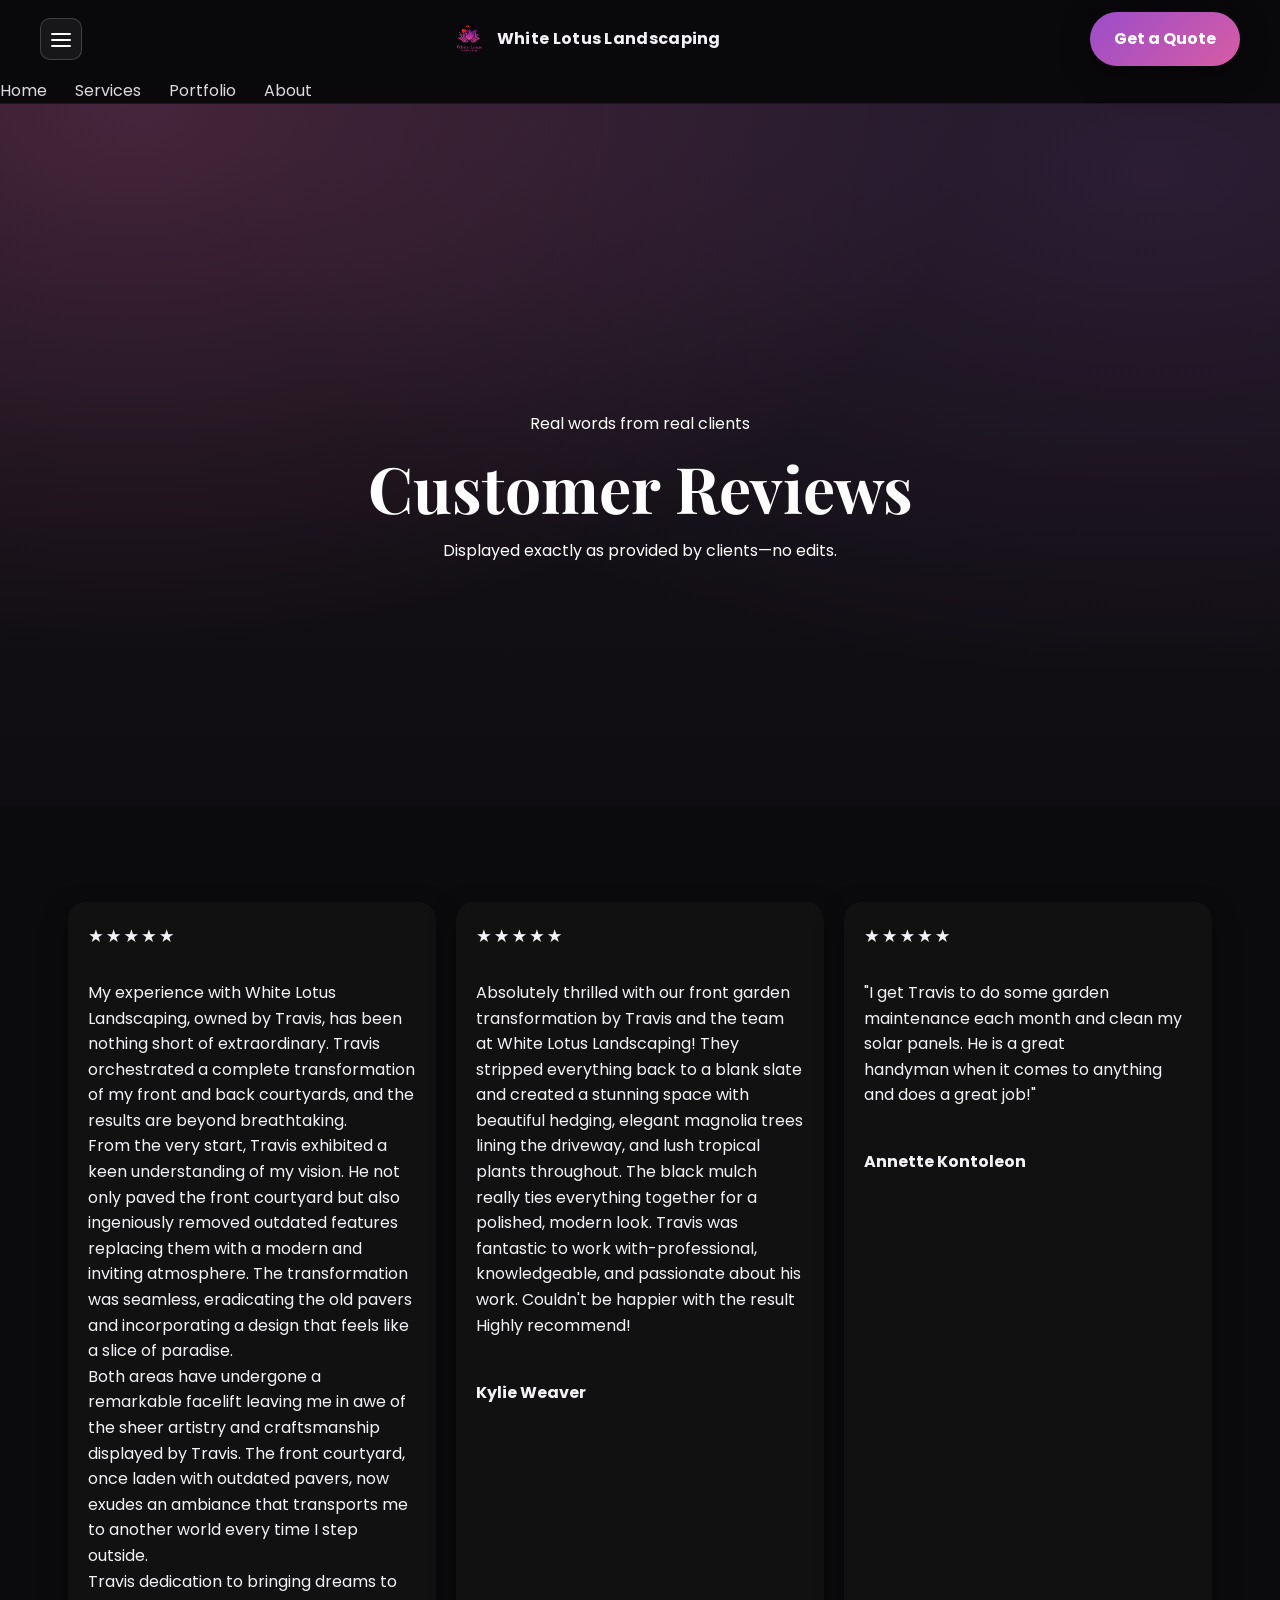
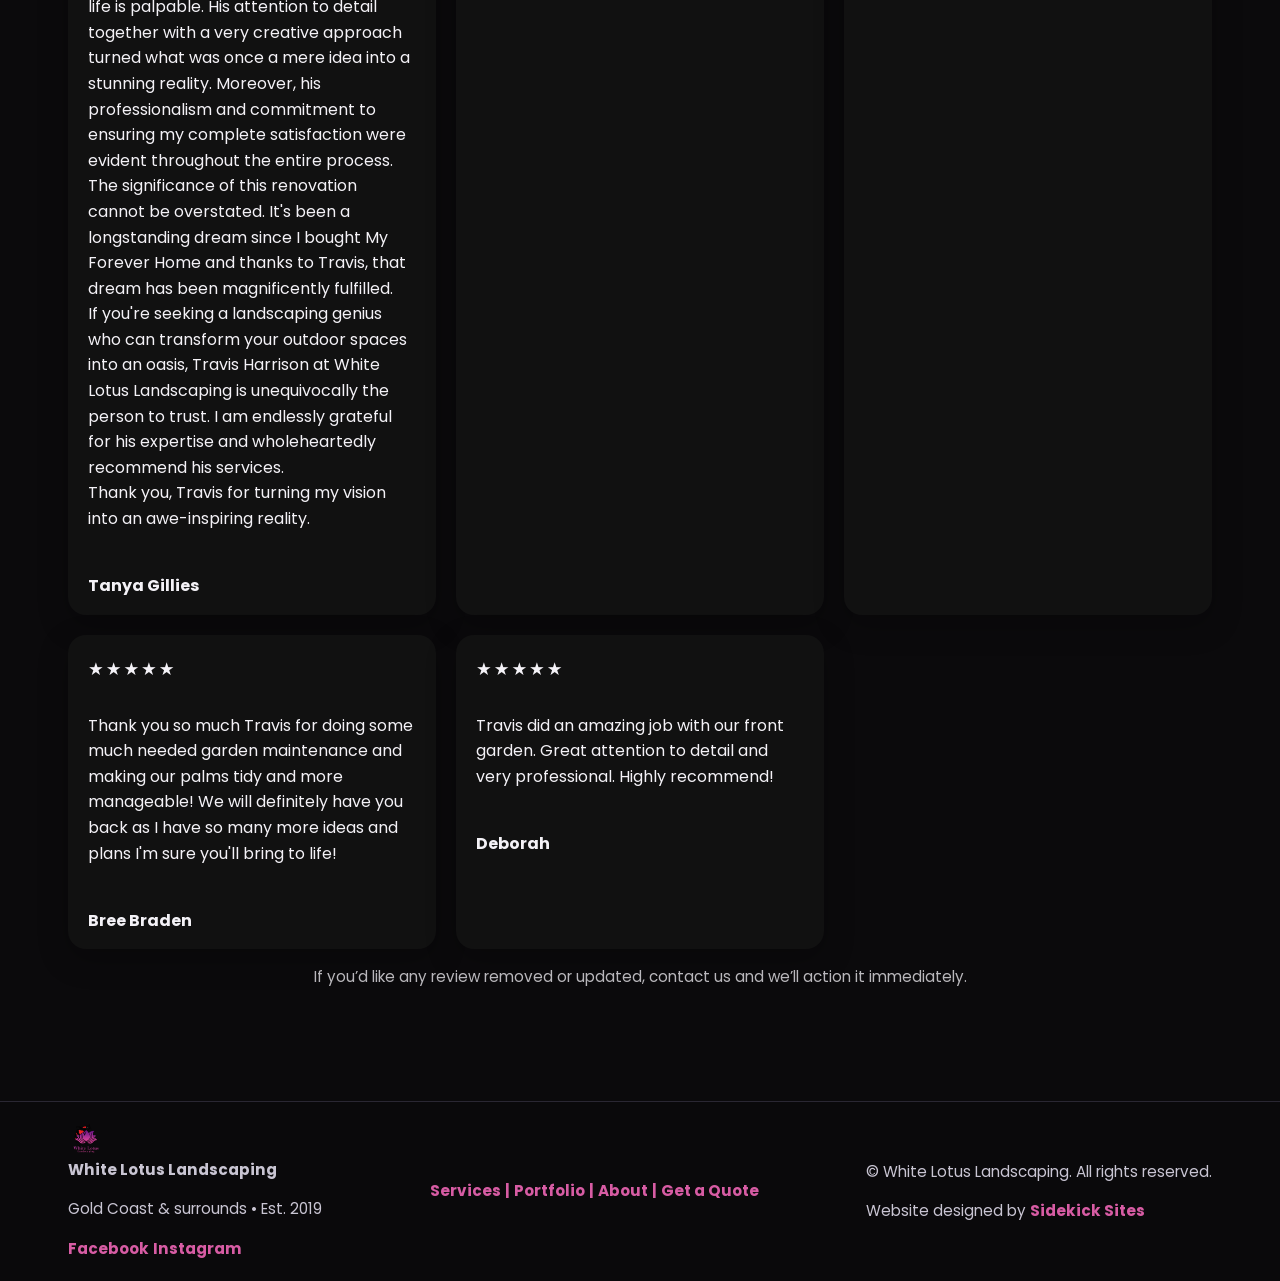
<file: testimonials.html>
<!DOCTYPE html>
<html lang="en">
<head>
  <meta charset="UTF-8" />
  <meta name="viewport" content="width=device-width, initial-scale=1" />
  <title>Customer Reviews • White Lotus Landscaping</title>
  <!-- Favicons & App Icons (unified across site) -->
<link rel="icon" type="image/png" sizes="32x32" href="images/favicon-32.png">
<link rel="icon" href="images/favicon.ico">
<link rel="apple-touch-icon" sizes="180x180" href="images/apple-touch-icon.png">
<meta name="theme-color" content="#0a0a0a">
<meta property="og:url" content="https://zanemcdermott.github.io/white-lotus/testimonials.html">
<meta property="og:image" content="images/logo.jpg">
<link rel="preload" as="image" href="images/logo.jpg">
  <link rel="stylesheet" href="style.css" />
  <style>
    /* page-only helpers */
    .hero { padding: 6rem 0 2rem; text-align:center; }
    .hero .h1 { margin-bottom:.5rem; }
    .reviews { display:grid; gap:1.25rem; grid-template-columns: repeat(auto-fit, minmax(280px, 1fr)); }
    .review {
      background: var(--card, #111);
      border-radius: 18px;
      padding: 1.25rem 1.25rem 1rem;
      box-shadow: 0 10px 30px rgba(0,0,0,.25);
    }
    .review blockquote { margin: .25rem 0 1rem; white-space: pre-wrap; }
    .review footer { display:flex; align-items:center; justify-content:space-between; gap:.75rem; }
    .review .name { font-weight: 700; }
    .stars { letter-spacing: .12rem; font-size: 1.1rem; }
    .disclaimer { opacity:.75; text-align:center; margin-top:1rem; font-size:.95rem; }
  </style>

  <!-- JSON-LD gets auto-filled from the exact text on the page (see script at bottom) -->
  <script type="application/ld+json" id="reviews-json">
  {
    "@context": "https://schema.org",
    "@type": "Organization",
    "name": "White Lotus Landscaping",
    "url": "https://zanemcdermott.github.io/white-lotus/",
    "sameAs": [
      "https://www.facebook.com/share/172BXBtpYT/?mibextid=wwXIfr",
      "https://instagram.com/whitelotuslandscaping"
    ],
    "review": [
      { "@type": "Review", "author": "Tanya Gillies",   "reviewRating": { "@type": "Rating", "ratingValue": "5" }, "reviewBody": "" },
      { "@type": "Review", "author": "Kylie Weaver",    "reviewRating": { "@type": "Rating", "ratingValue": "5" }, "reviewBody": "" },
      { "@type": "Review", "author": "Annette Kontoleon","reviewRating": { "@type": "Rating", "ratingValue": "5" }, "reviewBody": "" },
      { "@type": "Review", "author": "Bree Braden",     "reviewRating": { "@type": "Rating", "ratingValue": "5" }, "reviewBody": "" },
      { "@type": "Review", "author": "Deborah",         "reviewRating": { "@type": "Rating", "ratingValue": "5" }, "reviewBody": "" }
    ]
  }
  </script>
</head>
<body>
  <!-- Header -->
  <header class="site-header">
  <div class="container header-inner">
    <button class="nav-toggle" aria-label="Open menu" aria-expanded="false">
      <span></span>
    </button>

    <a class="brand" href="index.html" aria-label="White Lotus Landscaping">
      <img src="images/logo-transparent.png" alt="White Lotus Landscaping logo" height="36"
           onerror="this.onerror=null;this.src='images/logo.jpg';" />
      <span class="brand-text">White Lotus Landscaping</span>
    </a>

    <a class="btn header-cta" href="contact.html">Get a Quote</a>
  </div>

  <nav class="nav">
    <a href="index.html">Home</a>
    <a href="services.html">Services</a>
    <a href="portfolio.html">Portfolio</a>
    <a href="about.html">About</a>
  </nav>
</header>

  <!-- Hero -->
  <section class="hero section">
    <div class="container">
      <p class="eyebrow">Real words from real clients</p>
      <h1 class="h1">Customer Reviews</h1>
      <p>Displayed exactly as provided by clients—no edits.</p>
    </div>
  </section>

  <!-- Reviews -->
  <section class="section">
    <div class="container">
      <div class="reviews">

        <!-- Tanya Gillies -->
        <article class="review" itemscope itemtype="https://schema.org/Review">
          <div class="stars" aria-label="5 out of 5">★★★★★</div>
          <blockquote itemprop="reviewBody">
My experience with White Lotus Landscaping, owned by Travis, has been nothing short of extraordinary. Travis orchestrated a complete transformation of my front and back courtyards, and the results are beyond breathtaking.
From the very start, Travis exhibited a keen understanding of my vision. He not only paved the front courtyard but also ingeniously removed outdated features replacing them with a modern and inviting atmosphere. The transformation was seamless, eradicating the old pavers and incorporating a design that feels like a slice of paradise.
Both areas have undergone a remarkable facelift leaving me in awe of the sheer artistry and craftsmanship displayed by Travis. The front courtyard, once laden with outdated pavers, now exudes an ambiance that transports me to another world every time I step outside.
Travis dedication to bringing dreams to life is palpable. His attention to detail together with a very creative approach turned what was once a mere idea into a stunning reality. Moreover, his professionalism and commitment to ensuring my complete satisfaction were evident throughout the entire process.
The significance of this renovation cannot be overstated. It's been a longstanding dream since I bought My Forever Home and thanks to Travis, that dream has been magnificently fulfilled.
If you're seeking a landscaping genius who can transform your outdoor spaces into an oasis, Travis Harrison at White Lotus Landscaping is unequivocally the person to trust. I am endlessly grateful for his expertise and wholeheartedly recommend his services.
Thank you, Travis for turning my vision into an awe-inspiring reality.
          </blockquote>
          <footer>
            <span class="name" itemprop="author">Tanya Gillies</span>
            <meta itemprop="reviewRating" content="5" />
          </footer>
        </article>

        <!-- Kylie Weaver -->
        <article class="review" itemscope itemtype="https://schema.org/Review">
          <div class="stars" aria-label="5 out of 5">★★★★★</div>
          <blockquote itemprop="reviewBody">
Absolutely thrilled with our front garden transformation by Travis and the team at White Lotus Landscaping! They stripped everything back to a blank slate and created a stunning space with beautiful hedging, elegant magnolia trees lining the driveway, and lush tropical plants throughout. The black mulch really ties everything together for a polished, modern look. Travis was fantastic to work with-professional, knowledgeable, and passionate about his work. Couldn't be happier with the result Highly recommend!
          </blockquote>
          <footer>
            <span class="name" itemprop="author">Kylie Weaver</span>
            <meta itemprop="reviewRating" content="5" />
          </footer>
        </article>

        <!-- Annette Kontoleon -->
        <article class="review" itemscope itemtype="https://schema.org/Review">
          <div class="stars" aria-label="5 out of 5">★★★★★</div>
          <blockquote itemprop="reviewBody">
"I get Travis to do some garden maintenance each month and clean my solar panels. He is a great
handyman when it comes to anything and does a great job!"
          </blockquote>
          <footer>
            <span class="name" itemprop="author">Annette Kontoleon</span>
            <meta itemprop="reviewRating" content="5" />
          </footer>
        </article>

        <!-- Bree Braden -->
        <article class="review" itemscope itemtype="https://schema.org/Review">
          <div class="stars" aria-label="5 out of 5">★★★★★</div>
          <blockquote itemprop="reviewBody">
Thank you so much Travis for doing some much needed garden maintenance and making our palms tidy and more manageable! We will definitely have you back as I have so many more ideas and plans I'm sure you'll bring to life!
          </blockquote>
          <footer>
            <span class="name" itemprop="author">Bree Braden</span>
            <meta itemprop="reviewRating" content="5" />
          </footer>
        </article>

        <!-- Deborah -->
        <article class="review" itemscope itemtype="https://schema.org/Review">
          <div class="stars" aria-label="5 out of 5">★★★★★</div>
          <blockquote itemprop="reviewBody">
Travis did an amazing job with our front garden. Great attention to detail and very professional. Highly recommend!
          </blockquote>
          <footer>
            <span class="name" itemprop="author">Deborah</span>
            <meta itemprop="reviewRating" content="5" />
          </footer>
        </article>

      </div>

      <p class="disclaimer">If you’d like any review removed or updated, contact us and we’ll action it immediately.</p>
    </div>
  </section>

  <!-- Footer -->
   <footer class="site-footer">
    <div class="container footer-inner">
      <div class="foot-brand">
        <img src="images/logo-transparent.png" alt="" height="36"
             onerror="this.onerror=null;this.src='images/logo.jpg';" />
        <strong>White Lotus Landscaping</strong>
        <p>Gold Coast &amp; surrounds • Est. 2019</p>
        <div class="social">
          <a href="https://www.facebook.com/share/172BXBtpYT/?mibextid=wwXIfr" aria-label="Facebook" target="_blank" rel="noopener">Facebook</a>
          <a href="https://instagram.com/whitelotuslandscaping" aria-label="Instagram" target="_blank" rel="noopener">Instagram</a>
        </div>
      </div>

      <nav class="foot-nav">
        <a href="services.html">Services</a>
         <a>|</a>
        <a href="portfolio.html">Portfolio</a>
        <a>|</a>
        <a href="about.html">About</a>
        <a>|</a>
        <a href="contact.html">Get a Quote</a>
      </nav>

      <div class="foot-legal">
        <p>&copy; <span id="y"></span> White Lotus Landscaping. All rights reserved.</p>
        <p class="credit">Website designed by
          <a href="https://zanemcdermott.github.io/hello-static/" target="_blank" rel="noopener">Sidekick Sites</a>
        </p>
      </div>
    </div>
  </footer>

  <script>
    // Mirror the exact on-page text into the JSON-LD review bodies (no alterations).
    (function syncJsonLd(){
      const blocks = Array.from(document.querySelectorAll('.review'));
      const data = JSON.parse(document.getElementById('reviews-json').textContent);
      data.review.forEach((r, i) => {
        const body = blocks[i]?.querySelector('[itemprop="reviewBody"]')?.textContent ?? "";
        r.reviewBody = body;
      });
      document.getElementById('reviews-json').textContent = JSON.stringify(data);
    })();
  </script>
    <script src="script.js" defer></script>

</body>
</html>
</file>
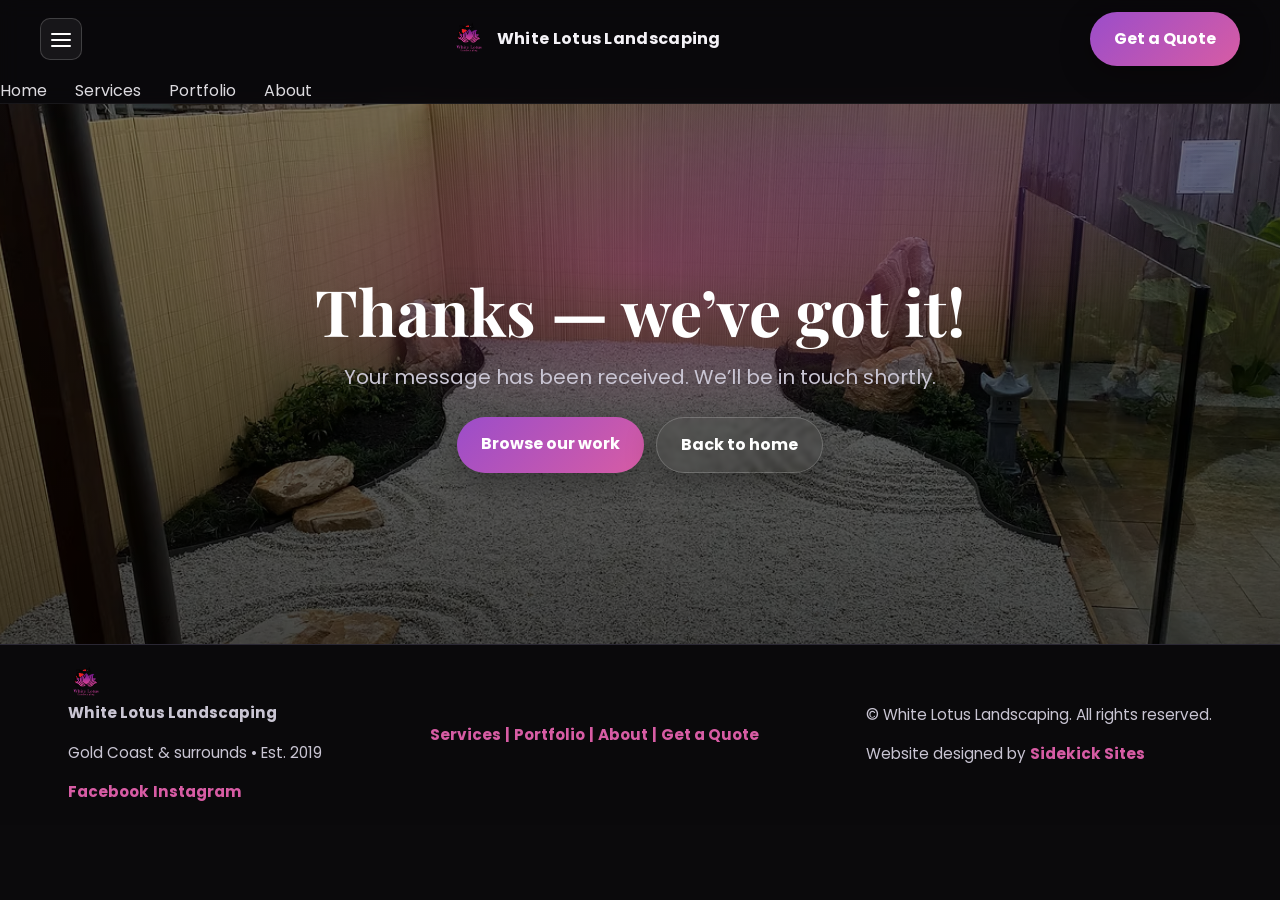
<file: thanks.html>
<!doctype html>
<html lang="en" id="top">
<head>
  <meta charset="utf-8" />
  <meta name="viewport" content="width=device-width, initial-scale=1" />
  <title>Thanks • White Lotus Landscaping</title>
  <meta name="description" content="Thank you — we’ve received your message and will be in touch soon." />
<!-- Favicons & App Icons (unified across site) -->
<link rel="icon" type="image/png" sizes="32x32" href="images/favicon-32.png">
<link rel="icon" href="images/favicon.ico">
<link rel="apple-touch-icon" sizes="180x180" href="images/apple-touch-icon.png">
<meta name="theme-color" content="#0a0a0a">

  <link rel="stylesheet" href="style.css" />
</head>
<body>
  <!-- Header -->
 <header class="site-header">
  <div class="container header-inner">
    <button class="nav-toggle" aria-label="Open menu" aria-expanded="false">
      <span></span>
    </button>

    <a class="brand" href="index.html" aria-label="White Lotus Landscaping">
      <img src="images/logo-transparent.png" alt="White Lotus Landscaping logo" height="36"
           onerror="this.onerror=null;this.src='images/logo.jpg';" />
      <span class="brand-text">White Lotus Landscaping</span>
    </a>

    <a class="btn header-cta" href="contact.html">Get a Quote</a>
  </div>

  <nav class="nav">
    <a href="index.html">Home</a>
    <a href="services.html">Services</a>
    <a href="portfolio.html">Portfolio</a>
    <a href="about.html">About</a>
  </nav>
</header>

  <!-- Thank you -->
  <section class="hero" style="min-height:60vh;">
    <img class="hero-bg" src="images/hero-zen.jpg" alt="Serene garden background">
    <div class="hero-overlay"></div>
    <div class="container hero-inner">
      <h1>Thanks — we’ve got it!</h1>
      <p class="lead">Your message has been received. We’ll be in touch shortly.</p>
      <div class="buttons">
        <a class="btn" href="portfolio.html">Browse our work</a>
        <a class="btn ghost" href="index.html">Back to home</a>
      </div>
    </div>
  </section>

  <!-- Footer -->
 <footer class="site-footer">
    <div class="container footer-inner">
      <div class="foot-brand">
        <img src="images/logo-transparent.png" alt="" height="36"
             onerror="this.onerror=null;this.src='images/logo.jpg';" />
        <strong>White Lotus Landscaping</strong>
        <p>Gold Coast &amp; surrounds • Est. 2019</p>
        <div class="social">
          <a href="https://www.facebook.com/share/172BXBtpYT/?mibextid=wwXIfr" aria-label="Facebook" target="_blank" rel="noopener">Facebook</a>
          <a href="https://instagram.com/whitelotuslandscaping" aria-label="Instagram" target="_blank" rel="noopener">Instagram</a>
        </div>
      </div>

      <nav class="foot-nav">
        <a href="services.html">Services</a>
         <a>|</a>
        <a href="portfolio.html">Portfolio</a>
        <a>|</a>
        <a href="about.html">About</a>
        <a>|</a>
        <a href="contact.html">Get a Quote</a>
      </nav>

      <div class="foot-legal">
        <p>&copy; <span id="y"></span> White Lotus Landscaping. All rights reserved.</p>
        <p class="credit">Website designed by
          <a href="https://zanemcdermott.github.io/hello-static/" target="_blank" rel="noopener">Sidekick Sites</a>
        </p>
      </div>
    </div>
  </footer>

  <script src="script.js" defer></script>
</body>
</html>
</file>
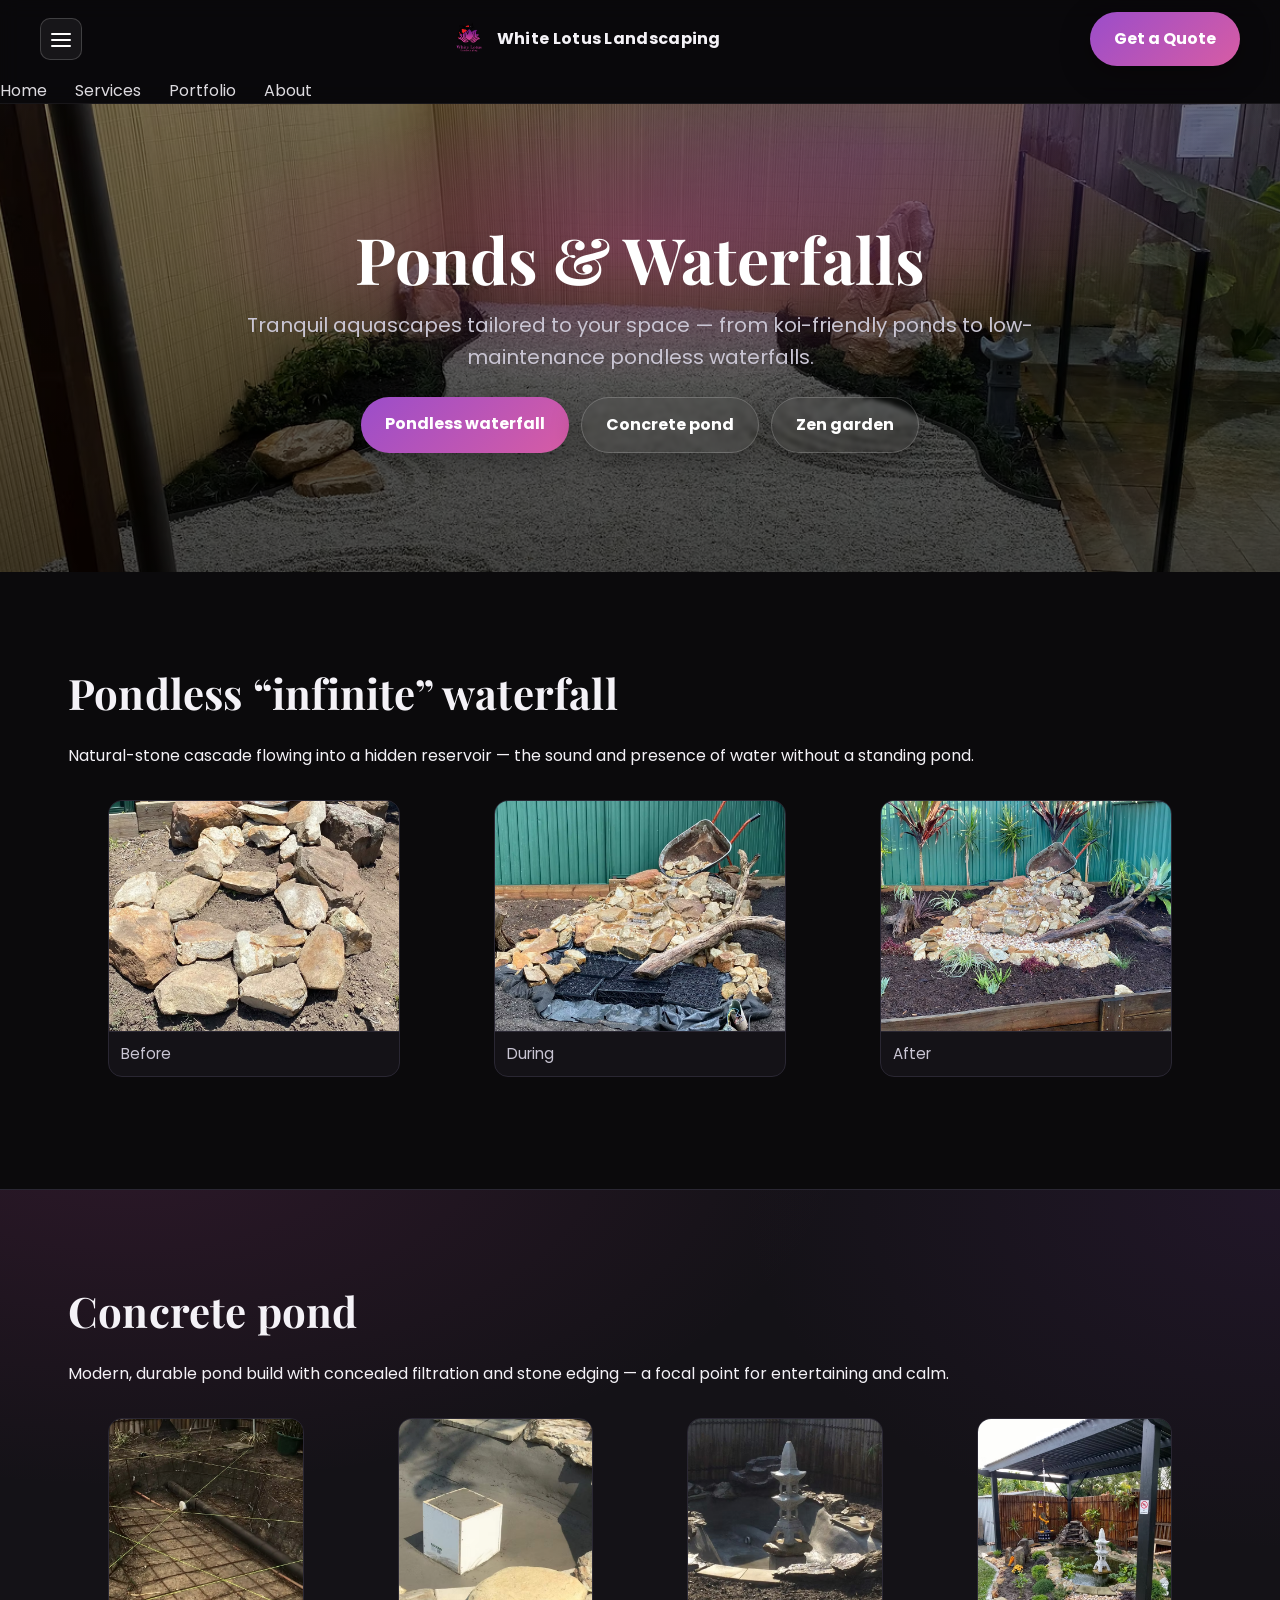
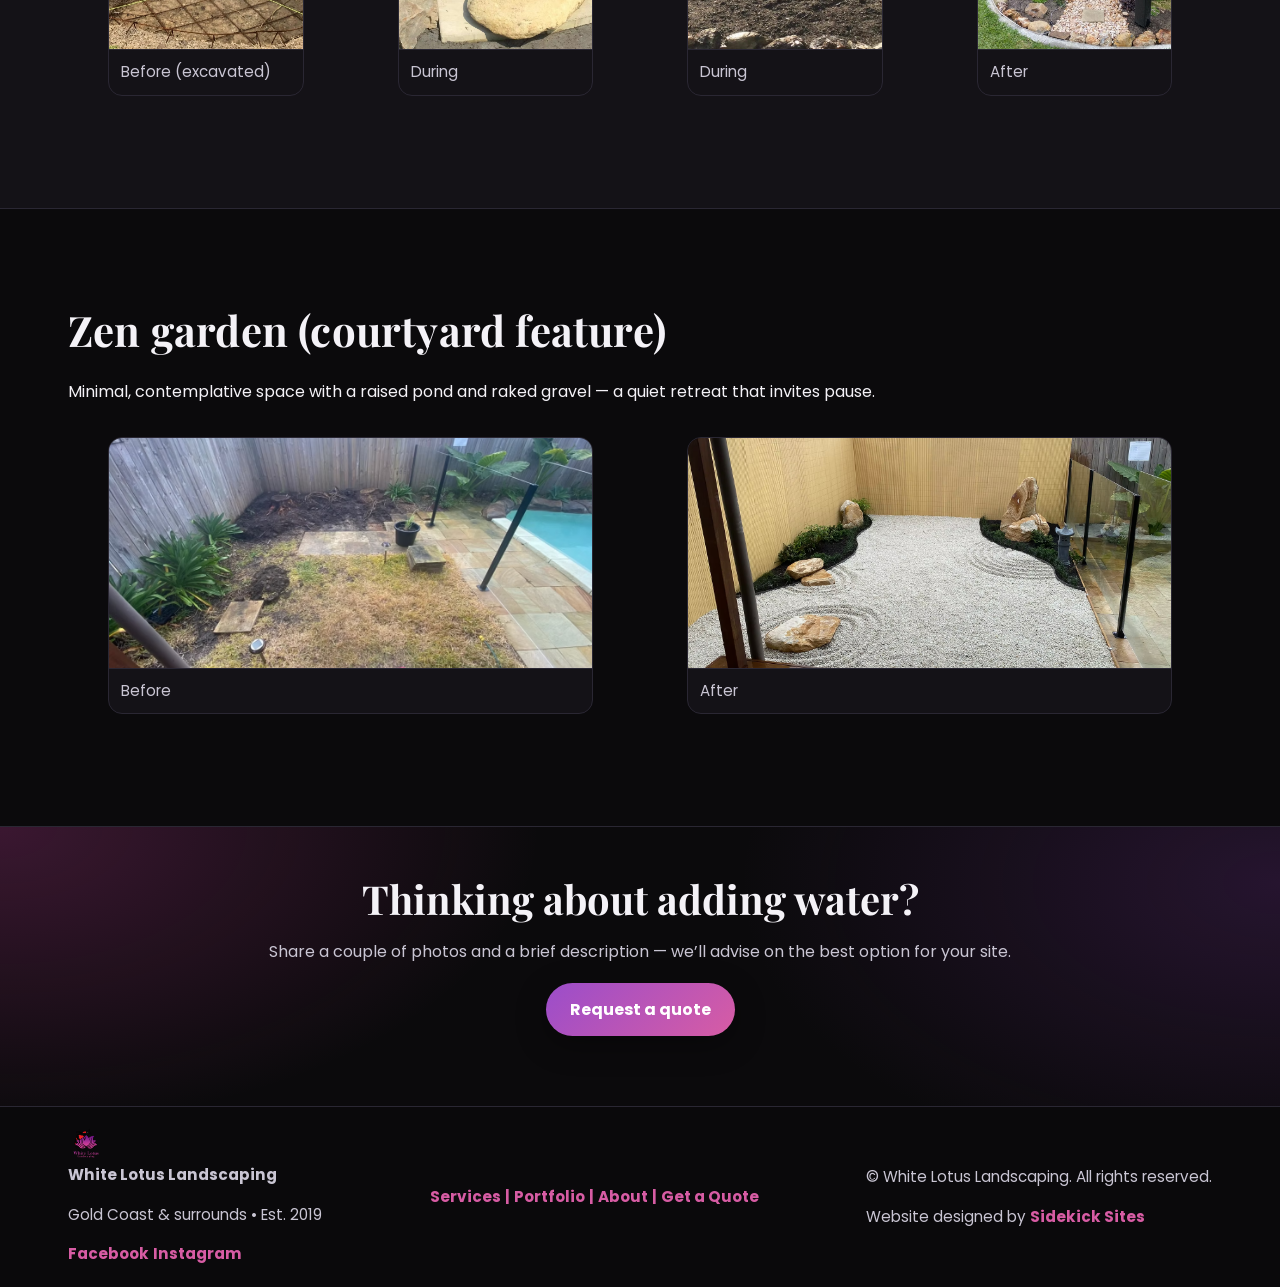
<file: water-features.html>
<!DOCTYPE html>
<html lang="en" id="top">
<head>
  <meta charset="UTF-8" />
  <meta name="viewport" content="width=device-width, initial-scale=1" />
  <title>Water Features • White Lotus Landscaping</title>
  <meta name="description" content="Ponds, pondless waterfalls and custom aquascapes crafted by White Lotus Landscaping across the Gold Coast and surrounds." />
<!-- Favicons & App Icons (unified across site) -->
<link rel="icon" type="image/png" sizes="32x32" href="images/favicon-32.png">
<link rel="icon" href="images/favicon.ico">
<link rel="apple-touch-icon" sizes="180x180" href="images/apple-touch-icon.png">
<meta name="theme-color" content="#0a0a0a">
<meta property="og:url" content="https://zanemcdermott.github.io/white-lotus/water-features.html">
<meta property="og:image" content="images/pondless-after.jpg">
<link rel="preload" as="image" href="images/pondless-after.jpg">
  <link rel="stylesheet" href="style.css" />
</head>
<body>

  <!-- Header -->
  <header class="site-header">
  <div class="container header-inner">
    <button class="nav-toggle" aria-label="Open menu" aria-expanded="false">
      <span></span>
    </button>

    <a class="brand" href="index.html" aria-label="White Lotus Landscaping">
      <img src="images/logo-transparent.png" alt="White Lotus Landscaping logo" height="36"
           onerror="this.onerror=null;this.src='images/logo.jpg';" />
      <span class="brand-text">White Lotus Landscaping</span>
    </a>

    <a class="btn header-cta" href="contact.html">Get a Quote</a>
  </div>

  <nav class="nav">
    <a href="index.html">Home</a>
    <a href="services.html">Services</a>
    <a href="portfolio.html">Portfolio</a>
    <a href="about.html">About</a>
  </nav>
</header>

  <!-- Hero (slim) -->
  <section class="hero" style="min-height:52vh;">
    <img class="hero-bg" src="images/hero-zen.jpg" alt="Serene water-inspired garden background">
    <div class="hero-overlay"></div>
    <div class="container hero-inner">
      <h1>Ponds &amp; Waterfalls</h1>
      <p class="lead">Tranquil aquascapes tailored to your space — from koi-friendly ponds to low-maintenance pondless waterfalls.</p>
      <div class="buttons">
        <a class="btn" href="#pondless">Pondless waterfall</a>
        <a class="btn ghost" href="#concrete-pond">Concrete pond</a>
        <a class="btn ghost" href="#zen-garden">Zen garden</a>
      </div>
    </div>
  </section>

  <!-- Pondless waterfall -->
  <section id="pondless" class="section">
    <div class="container">
      <h2 class="h2">Pondless “infinite” waterfall</h2>
      <p>Natural-stone cascade flowing into a hidden reservoir — the sound and presence of water without a standing pond.</p>

      <div class="grid thumbs">
        <figure class="figure">
          <img src="images/pondless-before.jpg" alt="Pondless waterfall — before area" />
          <figcaption>Before</figcaption>
        </figure>
        <figure class="figure">
          <img src="images/pondless-wip.jpg" alt="Pondless waterfall — during construction" />
          <figcaption>During</figcaption>
        </figure>
        <figure class="figure">
          <img src="images/pondless-after.jpg" alt="Pondless waterfall — after with natural rock and planting" />
          <figcaption>After</figcaption>
        </figure>
      </div>
    </div>
  </section>

  <!-- Concrete pond -->
  <section id="concrete-pond" class="section alt">
    <div class="container">
      <h2 class="h2">Concrete pond</h2>
      <p>Modern, durable pond build with concealed filtration and stone edging — a focal point for entertaining and calm.</p>

      <div class="grid thumbs">
        <figure class="figure">
          <img src="images/concretepond-before.jpg" alt="Concrete pond — before, hole excavated" />
          <figcaption>Before (excavated)</figcaption>
        </figure>
        <figure class="figure">
          <img src="images/concretepond-wip1.jpg" alt="Concrete pond — during, concrete formed" />
          <figcaption>During</figcaption>
        </figure>
        <figure class="figure">
          <img src="images/concretepond-wip2.jpg" alt="Concrete pond — during, shaping and sealing" />
          <figcaption>During</figcaption>
        </figure>
        <figure class="figure">
          <img src="images/concretepond-after.jpg" alt="Concrete pond — after, filled and landscaped" />
          <figcaption>After</figcaption>
        </figure>
      </div>
    </div>
  </section>

  <!-- Zen garden pond/courtyard -->
  <section id="zen-garden" class="section">
    <div class="container">
      <h2 class="h2">Zen garden (courtyard feature)</h2>
      <p>Minimal, contemplative space with a raised pond and raked gravel — a quiet retreat that invites pause.</p>

      <div class="grid thumbs">
        <figure class="figure">
          <img src="images/zen-before.jpg" alt="Zen garden — before courtyard" />
          <figcaption>Before</figcaption>
        </figure>
        <figure class="figure">
          <img src="images/zen-after.jpg" alt="Zen garden — after with pond, stepping stones and gravel" />
          <figcaption>After</figcaption>
        </figure>
      </div>
    </div>
  </section>

  <!-- CTA -->
  <section class="cta">
    <div class="container cta-inner">
      <h2>Thinking about adding water?</h2>
      <p>Share a couple of photos and a brief description — we’ll advise on the best option for your site.</p>
      <a class="btn" href="index.html#contact">Request a quote</a>
    </div>
  </section>

  <!-- Footer -->
  <footer class="site-footer">
    <div class="container footer-inner">
      <div class="foot-brand">
        <img src="images/logo-transparent.png" alt="" height="36"
             onerror="this.onerror=null;this.src='images/logo.jpg';" />
        <strong>White Lotus Landscaping</strong>
        <p>Gold Coast &amp; surrounds • Est. 2019</p>
        <div class="social">
          <a href="https://www.facebook.com/share/172BXBtpYT/?mibextid=wwXIfr" aria-label="Facebook" target="_blank" rel="noopener">Facebook</a>
          <a href="https://instagram.com/whitelotuslandscaping" aria-label="Instagram" target="_blank" rel="noopener">Instagram</a>
        </div>
      </div>

     <nav class="foot-nav">
        <a href="services.html">Services</a>
         <a>|</a>
        <a href="portfolio.html">Portfolio</a>
        <a>|</a>
        <a href="about.html">About</a>
        <a>|</a>
        <a href="contact.html">Get a Quote</a>
      </nav>

      <div class="foot-legal">
        <p>&copy; <span id="y"></span> White Lotus Landscaping. All rights reserved.</p>
        <p class="credit">Website designed by
          <a href="https://zanemcdermott.github.io/hello-static/" target="_blank" rel="noopener">Sidekick Sites</a>
        </p>
      </div>
    </div>
  </footer>

  <script src="script.js" defer></script>
</body>
</html>
</file>
<file: style.css>
/* =========================================================
   White Lotus Landscaping — Global Styles (clean build)
   Brand: magenta→violet gradient, dark background, airy type
   ========================================================= */

/* Fonts */
@import url('https://fonts.googleapis.com/css2?family=Poppins:wght@300;400;500;600;700&family=Playfair+Display:wght@700&display=swap');

/* Design tokens */
:root{
  --bg: #0b0a0c;
  --bg-2: #141217;
  --bg-3: #1a1820;
  --text: #F4F2F7;
  --muted: #C9C5D3;
  --line: #2a2733;

  --accent: #B63A8F;
  --accent-2: #6B2F88;
  --accent-3: #E25DB5;

  --radius-l: 18px;
  --radius-m: 12px;
  --shadow-1: 0 8px 30px rgba(0,0,0,.35);
  --shadow-2: 0 10px 50px rgba(0,0,0,.5);

  --container: 1200px;
  --header-h: 68px;
}

/* Reset & base */
*,
*::before,
*::after { box-sizing: border-box; }
html, body { height: 100%; }

body{
  margin: 0;
  font-family: "Poppins", system-ui, -apple-system, Segoe UI, Roboto, Helvetica, Arial, "Apple Color Emoji","Segoe UI Emoji";
  color: var(--text);
  background: var(--bg);
  line-height: 1.6;
  -webkit-font-smoothing: antialiased;
  text-rendering: optimizeLegibility;
}

img{ max-width: 100%; display:block; }

a{ color: var(--text); text-decoration: none; }
a:hover{ color: var(--accent-3); }

/* Focus visibility */
:where(a, button, .btn, input, textarea, summary):focus-visible{
  outline: 2px solid rgba(182,58,143,.75);
  outline-offset: 2px;
  border-radius: 10px;
}

/* Containers & sections */
.container{
  width: 100%;
  max-width: var(--container);
  margin-inline: auto;
  padding-inline: clamp(16px, 4vw, 28px);
}

.section{
  position: relative;
  padding: clamp(56px, 8vw, 96px) 0;
}
.section.alt{
  background:
    radial-gradient(1200px 600px at 10% -10%, rgba(182,58,143,.15), transparent 60%),
    radial-gradient(900px 600px at 100% 0%, rgba(107,47,136,.15), transparent 60%),
    var(--bg-2);
  border-top: 1px solid var(--line);
  border-bottom: 1px solid var(--line);
}
/* Optional taper variant */
.section--taper::before,
.section--taper::after{
  content:""; position:absolute; left:0; width:100%; height:56px; pointer-events:none;
  background:
    radial-gradient(120% 100% at 50% 0,
      rgba(255,255,255,.06) 0,
      rgba(255,255,255,.04) 35%,
      rgba(255,255,255,0) 60%);
}
.section--taper::before{ top:-56px; transform: scaleY(-1); }
.section--taper::after{ bottom:-56px; }

/* Headings */
.h2{
  font-family: "Playfair Display", serif;
  font-size: clamp(28px, 3.4vw, 42px);
  line-height: 1.2;
  margin: 0 0 24px;
  letter-spacing: .2px;
}

/* Buttons */
.btn{
  display:inline-block;
  padding: 14px 24px;
  border-radius: 999px;
  background: linear-gradient(135deg, #9b4dca, #d75ca4);
  color:#fff;
  font-weight: 700;
  box-shadow: var(--shadow-1);
  transition: transform .08s ease, box-shadow .2s ease, filter .2s ease, opacity .16s ease;
}
.btn:hover{ transform: translateY(-2px); box-shadow: 0 14px 28px rgba(0,0,0,.4); filter: brightness(1.05); }
.btn:active{ transform: translateY(0); }
.btn.ghost{
  background: transparent;
  border: 1.5px solid rgba(255,255,255,.2);
  backdrop-filter: blur(2px);
}
.btn.small{ padding: 8px 14px; font-size:.95rem; }

/* =========================
   Header & Navigation — FINAL
   ========================= */

/* Header shell */
.site-header{
  position: sticky; top:0; z-index:1000;
  background: rgba(10,8,12,.55);
  border-bottom: 1px solid rgba(255,255,255,.06);
  backdrop-filter: blur(10px); -webkit-backdrop-filter: blur(10px);
  transition: background .25s ease, box-shadow .25s ease;
}
.site-header.scrolled{
  background: rgba(10,8,12,.94);
  box-shadow: 0 6px 24px rgba(0,0,0,.25);
}
.header-inner{
  display:flex; align-items:center; justify-content:space-between;
  min-height: var(--header-h);
  gap:12px; padding:.75rem 0;
}
.brand{ display:inline-flex; align-items:center; gap:.6rem; font-weight:700; text-decoration:none; }
.brand img{ height:36px; width:auto; display:block; }
.brand-text{ letter-spacing:.3px; }
@media (max-width:720px){ .brand-text{ display:none; } }

/* Hamburger */
.nav-toggle{
  width:42px; height:42px; border-radius:10px;
  border:1px solid rgba(255,255,255,.18);
  background: rgba(255,255,255,.06);
  position:relative; display:grid; place-items:center; cursor:pointer; z-index:1002;
}
.nav-toggle span,
.nav-toggle::before,
.nav-toggle::after{
  content:""; position:absolute; left:10px; right:10px; height:2px;
  background:#fff; border-radius:2px; transition: transform .25s, opacity .2s;
}
.nav-toggle span{ top:20px; }
.nav-toggle::before{ top:14px; }
.nav-toggle::after{ top:26px; }
.nav-toggle[aria-expanded="true"]::before{ transform: translateY(6px) rotate(45deg); }
.nav-toggle[aria-expanded="true"]::after { transform: translateY(-6px) rotate(-45deg); }
.nav-toggle[aria-expanded="true"] span   { opacity:0; }

/* Desktop nav */
.nav{ display:flex; align-items:center; gap: clamp(14px, 3vw, 28px); }
.nav a{ opacity:.9; }
.nav a.btn{ opacity:1; }

/* Mobile nav — single source of truth */
@media (max-width:979px){
  /* keep header tidy on phones */
  .site-header .header-cta{ display:none; }
  .brand .brand-text{ display:none; }

  /* CLOSED state — hide ALL .nav on mobile unless nav-open */
  body:not(.nav-open) .nav{
    display:none !important;
    opacity:0 !important; visibility:hidden !important; pointer-events:none !important;
  }

  /* OPEN state */
  body.nav-open .nav{
    display:flex !important;
    position:fixed;
    left:0; right:0; top:var(--header-h); bottom:auto;
    flex-direction:column; align-items:flex-start; gap:18px;
    padding:20px clamp(16px, 4vw, 28px);
    background: rgba(11,10,12,.96);
    border-bottom:1px solid var(--line, #2a2733);
    z-index:1001;
  }

  /* prevent background scroll while menu open */
  body.nav-open{ overflow:hidden; }
}

/* Ensure hero content isn't under sticky header on small screens */
@media (max-width:768px){
  .hero{ padding-top: var(--header-h); }
}

/* Hero */
.hero{
  position: relative;
  min-height: 78vh;
  display:grid;
  place-items: center;
  text-align:center;
  overflow:hidden;
  color:#fff;
  background:
    radial-gradient(120% 140% at 10% 0%, rgba(215,92,164,0.25) 0%, rgba(215,92,164,0) 55%),
    radial-gradient(120% 120% at 90% 10%, rgba(123,67,151,0.22) 0%, rgba(123,67,151,0) 60%),
    linear-gradient(180deg, #161319 0%, #0f0d11 100%);
}
.hero-bg{
  position:absolute; inset:0;
  width:100%; height:100%; object-fit:cover;
  filter: saturate(1.05) brightness(.65);
  transform: scale(1.02);
}
.hero-overlay{
  position:absolute; inset:0;
  background:
    radial-gradient(60% 50% at 50% 30%, rgba(182,58,143,.35), transparent 60%),
    radial-gradient(60% 50% at 70% 10%, rgba(107,47,136,.35), transparent 65%),
    linear-gradient(180deg, rgba(0,0,0,.25), rgba(0,0,0,.55));
}
.hero-inner{ position:relative; z-index:2; padding: clamp(32px, 5vw, 48px) 0; }
.hero h1{
  font-family: "Playfair Display", serif;
  font-weight:700;
  font-size: clamp(36px, 5.6vw, 64px);
  line-height: 1.08;
  margin: 0 0 16px;
}
.lead{
  font-size: clamp(16px, 2.1vw, 20px);
  color: var(--muted);
  margin: 0 auto 24px;
  max-width: 850px;
}
.buttons{ display:flex; justify-content:center; gap:12px; flex-wrap:wrap; }
.badges{
  margin: 22px 0 0; padding:0; list-style:none;
  display:flex; gap:10px; justify-content:center; flex-wrap:wrap;
}
.badges li{
  border:1px solid rgba(255,255,255,.14);
  padding: 6px 10px; border-radius: 999px; font-size:.9rem; opacity:.9;
  background: rgba(0,0,0,.25);
}

/* Service cards */
.cards{ display:grid; gap:18px; }
.service-cards{
  grid-template-columns: repeat(auto-fit, minmax(250px, 1fr));
  margin-bottom: 24px;
}
.card{
  padding: 22px 18px 18px;
  border-radius: var(--radius-m);
  background: linear-gradient(180deg, rgba(255,255,255,.03), rgba(255,255,255,.01));
  border: 1px solid var(--line);
  box-shadow: var(--shadow-1);
}
.card h3{ margin:0 0 8px; font-size:1.1rem; }
.card p{ margin:0 0 10px; color: var(--muted); }
.card .link{ color:#fff; font-weight:600; }
.card .link:hover{ color: var(--accent-3); }

/* Instagram-ish bullets */
.service-list{
  margin: 18px 0 0;
  display:grid;
  grid-template-columns: repeat(auto-fit, minmax(220px, 1fr));
  gap: 8px 18px;
  padding-left: 1.1rem;
}
.service-list li{ color: var(--muted); }

/* Gallery grid */
.grid.gallery{
  display:grid;
  grid-template-columns: repeat(auto-fit, minmax(240px, 1fr));
  gap: 14px;
}
.tile{
  position: relative; overflow: hidden; border-radius: 14px;
  border: 1px solid var(--line);
  background: var(--bg-3); box-shadow: var(--shadow-1);
}
.tile img{ width:100%; height: 240px; object-fit: cover; transition: transform .35s ease; }
.tile:hover img{ transform: scale(1.05); }
.tile-caption{
  position:absolute; left:10px; bottom:10px;
  background: rgba(0,0,0,.55);
  border: 1px solid rgba(255,255,255,.12);
  padding: 6px 10px; border-radius: 999px; font-weight:600; font-size:.92rem;
}

/* CTA ribbon */
.cta{
  position:relative; text-align:center;
  background:
    radial-gradient(900px 500px at 0% 0%, rgba(182,58,143,.28), transparent 60%),
    radial-gradient(900px 500px at 100% 20%, rgba(107,47,136,.28), transparent 60%),
    var(--bg);
  padding: 40px 0 70px;
  border-top: 1px solid var(--line);
}
.cta-inner h2{
  margin:0 0 8px;
  font-family: "Playfair Display", serif;
  font-size: clamp(26px, 3.4vw, 40px);
}
.cta-inner p{ margin: 0 0 18px; color: var(--muted); }

/* Contact */
.contact-wrap{
  display:grid; gap:26px;
  grid-template-columns: 1.2fr .8fr;
}
@media (max-width: 880px){ .contact-wrap{ grid-template-columns: 1fr; } }

.form{
  display:grid; gap:14px;
  background: var(--bg-2);
  padding: 18px;
  border-radius: var(--radius-m);
  border: 1px solid var(--line);
  box-shadow: var(--shadow-1);
}
.form label{ display:grid; gap:8px; }
.form label span{ font-weight:600; font-size:.95rem; }
.form input[type="text"],
.form input[type="email"],
.form input[type="file"],
.form textarea{
  width:100%;
  background: var(--bg-3);
  color: var(--text);
  border:1px solid #272431;
  border-radius: 10px;
  padding: 12px 14px;
  outline:none;
  transition: border-color .18s ease, box-shadow .18s ease;
}
.form textarea{ resize: vertical; }
.form input::file-selector-button{
  margin-right: 10px;
  padding: 8px 12px;
  border: none;
  border-radius: 999px;
  background: linear-gradient(135deg, var(--accent), var(--accent-2));
  color:#fff; font-weight:600; cursor:pointer;
}
.form input:focus,
.form textarea:focus{
  border-color: rgba(182,58,143,.75);
  box-shadow: 0 0 0 3px rgba(182,58,143,.18);
}
.form-note{ color: var(--muted); font-size:.95rem; margin: 8px 0 0; }
.form-success{ color: #7AE582; }
.form-error{ color: #FF7575; }

.contact-aside{
  background: linear-gradient(180deg, rgba(255,255,255,.03), rgba(255,255,255,.01));
  border: 1px solid var(--line);
  border-radius: var(--radius-m);
  padding: 18px;
  box-shadow: var(--shadow-1);
}
.socials{ list-style:none; padding:0; margin:0 0 8px; display:grid; gap:6px; }
.socials a{ color:#fff; font-weight:600; }
.socials a:hover{ color: var(--accent-3); }

/* Footer */
.site-footer{
  border-top:1px solid var(--line);
  padding: 20px 0;
  background: #0a090b;
}
.footer-inner{
  display:flex; align-items:center; justify-content:space-between; gap:10px;
  font-size:.95rem; color: var(--muted);
}
.to-top{
  border:1px solid rgba(255,255,255,.2);
  width:34px; height:34px; border-radius:50%;
  display:grid; place-items:center; font-weight:700;
}
.credit a{ color: var(--accent-3); }
.site-footer a { color: #d75ca4; font-weight: bold; }
.site-footer a:hover { text-decoration: underline; }
@media (max-width: 640px){
  .footer-inner{ flex-direction:column; text-align:center; }
}

/* Utilities */
.center{ text-align:center; }
.mt{ margin-top: 18px; }
.hidden{ display:none !important; }

/* Thumbs (portfolio/category pages) */
.grid.thumbs{
  display:grid; gap:14px;
  grid-template-columns: repeat(auto-fit, minmax(220px, 1fr));
}
.figure{
  background: var(--bg-2); border:1px solid var(--line); border-radius: 14px; overflow:hidden;
}
.figure img{ height: 230px; object-fit:cover; width:100%; }
.figure figcaption{
  padding: 10px 12px; color: var(--muted); font-size:.95rem;
  border-top:1px solid var(--line);
}

/* Print */
@media print{
  .site-header, .hero, .cta, .site-footer, .nav-toggle{ display:none !important; }
  .section{ padding: 18px 0; }
}

/* ===== Before/After (single source of truth) ===== */
.ba{
  --pos: 50%;
  --posR: calc(100% - var(--pos));
  position: relative;
  overflow: hidden;
  border-radius: 14px;
  border: 1px solid var(--line);
  background: #0f0d11;
  box-shadow: var(--shadow-1);
  aspect-ratio: 16 / 9;
}
.ba img{
  position: absolute; inset: 0;
  width: 100%; height: 100%; object-fit: cover;
}
.ba .after{
  z-index: 2;
  clip-path: inset(0% var(--posR) 0% 0%);
  transition: clip-path .08s linear;
}
.ba-range{
  position: absolute; inset: 0;
  width: 100%; height: 100%;
  opacity: 0; cursor: ew-resize;
  -webkit-appearance: none; appearance: none;
  z-index: 5;
}
.ba .knob{
  position: absolute; top: 50%;
  left: var(--pos); transform: translate(-50%, -50%);
  width: 36px; height: 36px; border-radius: 999px;
  border: 2px solid rgba(255,255,255,.85);
  background: rgba(0,0,0,.45);
  box-shadow: 0 6px 18px rgba(0,0,0,.35);
  pointer-events: none; z-index: 6;
  transition: transform .08s linear, left .08s linear;
}
@media (max-width: 640px){ .ba .knob{ width: 44px; height: 44px; } }

.ba-chips{
  position: absolute; top: 12px; left: 12px;
  display: flex; gap: 8px; z-index: 6;
}
.ba-chip{
  appearance: none; border: 0; padding: 6px 10px;
  border-radius: 999px;
  font: 600 12px/1 system-ui,-apple-system,Segoe UI,Roboto,Inter,"Helvetica Neue",Arial,sans-serif;
  color: #fff;
  background: rgba(0,0,0,.45);
  backdrop-filter: blur(6px); -webkit-backdrop-filter: blur(6px);
  box-shadow: 0 2px 8px rgba(0,0,0,.25);
}
.ba-chip.active{ background: linear-gradient(135deg, #b84ecb, #6b4df6); }
@media (min-width: 768px){ .ba-chip{ font-size: 13px; padding: 7px 12px; } }

/* Reduced motion */
@media (prefers-reduced-motion: reduce){
  .ba .after{ transition: none; }
  html:focus-within { scroll-behavior: auto; }
}

/* --- Build grid: nicer thumbs + mobile-friendly --- */
.build-grid { gap: 10px; }
.build-grid img{
  cursor: zoom-in;
  border-radius: 12px;
  border: 1px solid var(--line, rgba(255,255,255,.12));
  box-shadow: 0 4px 16px rgba(0,0,0,.25);
  transition: transform .15s ease, box-shadow .15s ease;
}
.build-grid img:hover{
  transform: translateY(-1px);
  box-shadow: 0 8px 22px rgba(0,0,0,.35);
}
@media (max-width: 720px){
  .build-grid{
    display: grid;
    grid-auto-flow: column;
    grid-auto-columns: 72%;
    overflow-x: auto;
    scroll-snap-type: x mandatory;
    padding-bottom: 6px;
    -webkit-overflow-scrolling: touch;
  }
  .build-grid img{
    height: 180px;
    scroll-snap-align: start;
  }
}

/* --- Lightbox viewer --- */
.lb{
  position: fixed; inset: 0; display: none; place-items: center; z-index: 1000;
  background: rgba(0,0,0,.92); padding: 20px;
}
.lb.open{ display: grid; }
.lb-fig{ position: relative; max-width: min(1200px, 92vw); max-height: 90vh; margin: 0; }
.lb-img{
  max-width: 100%; max-height: 80vh; object-fit: contain; display: block;
  border-radius: 12px; border: 1px solid rgba(255,255,255,.15);
}
.lb-cap{ text-align: center; color: #C9C5D3; margin-top: 10px; }
.lb-btn{
  position: absolute; top: 50%; transform: translateY(-50%);
  width: 44px; height: 44px; border-radius: 999px; border: 1px solid rgba(255,255,255,.25);
  background: rgba(0,0,0,.35); color: #fff; display: grid; place-items: center;
  cursor: pointer; user-select: none;
}
.lb-prev{ left: -56px; }
.lb-next{ right: -56px; }
@media (max-width: 900px){ .lb-prev{ left: 6px; } .lb-next{ right: 6px; } }
.lb-close{
  position: absolute; top: 10px; right: 10px; padding: 6px 10px;
  border-radius: 999px; border: 1px solid rgba(255,255,255,.25);
  background: rgba(0,0,0,.35); color: #fff; cursor: pointer;
}
.lb-count{
  position: absolute; bottom: 8px; right: 12px;
  font-size: .9rem; color: rgba(255,255,255,.8);
  background: rgba(0,0,0,.35);
  border: 1px solid rgba(255,255,255,.2);
  padding: 4px 8px; border-radius: 999px;
}

/* default position for BA slider (percent-based; matches JS) */
.ba{ --pos: 50%; --posR: calc(100% - var(--pos)); }

.ba .knob {
  position: absolute;
  top: 50%;
  left: var(--pos);
  transform: translate(-50%, -50%);
  width: 44px;
  height: 44px;
  border-radius: 50%;
  border: 2px solid rgba(255,255,255,.85);
  background: rgba(0,0,0,.55);
  box-shadow: 0 6px 18px rgba(0,0,0,.35);
  display: flex;
  align-items: center;
  justify-content: center;
  z-index: 4; /* sit above divider line */
}

.ba .knob::before {
  content: "↔"; /* the arrow symbol */
  font-size: 20px;
  color: #fff;
  line-height: 1;
}
</file>
